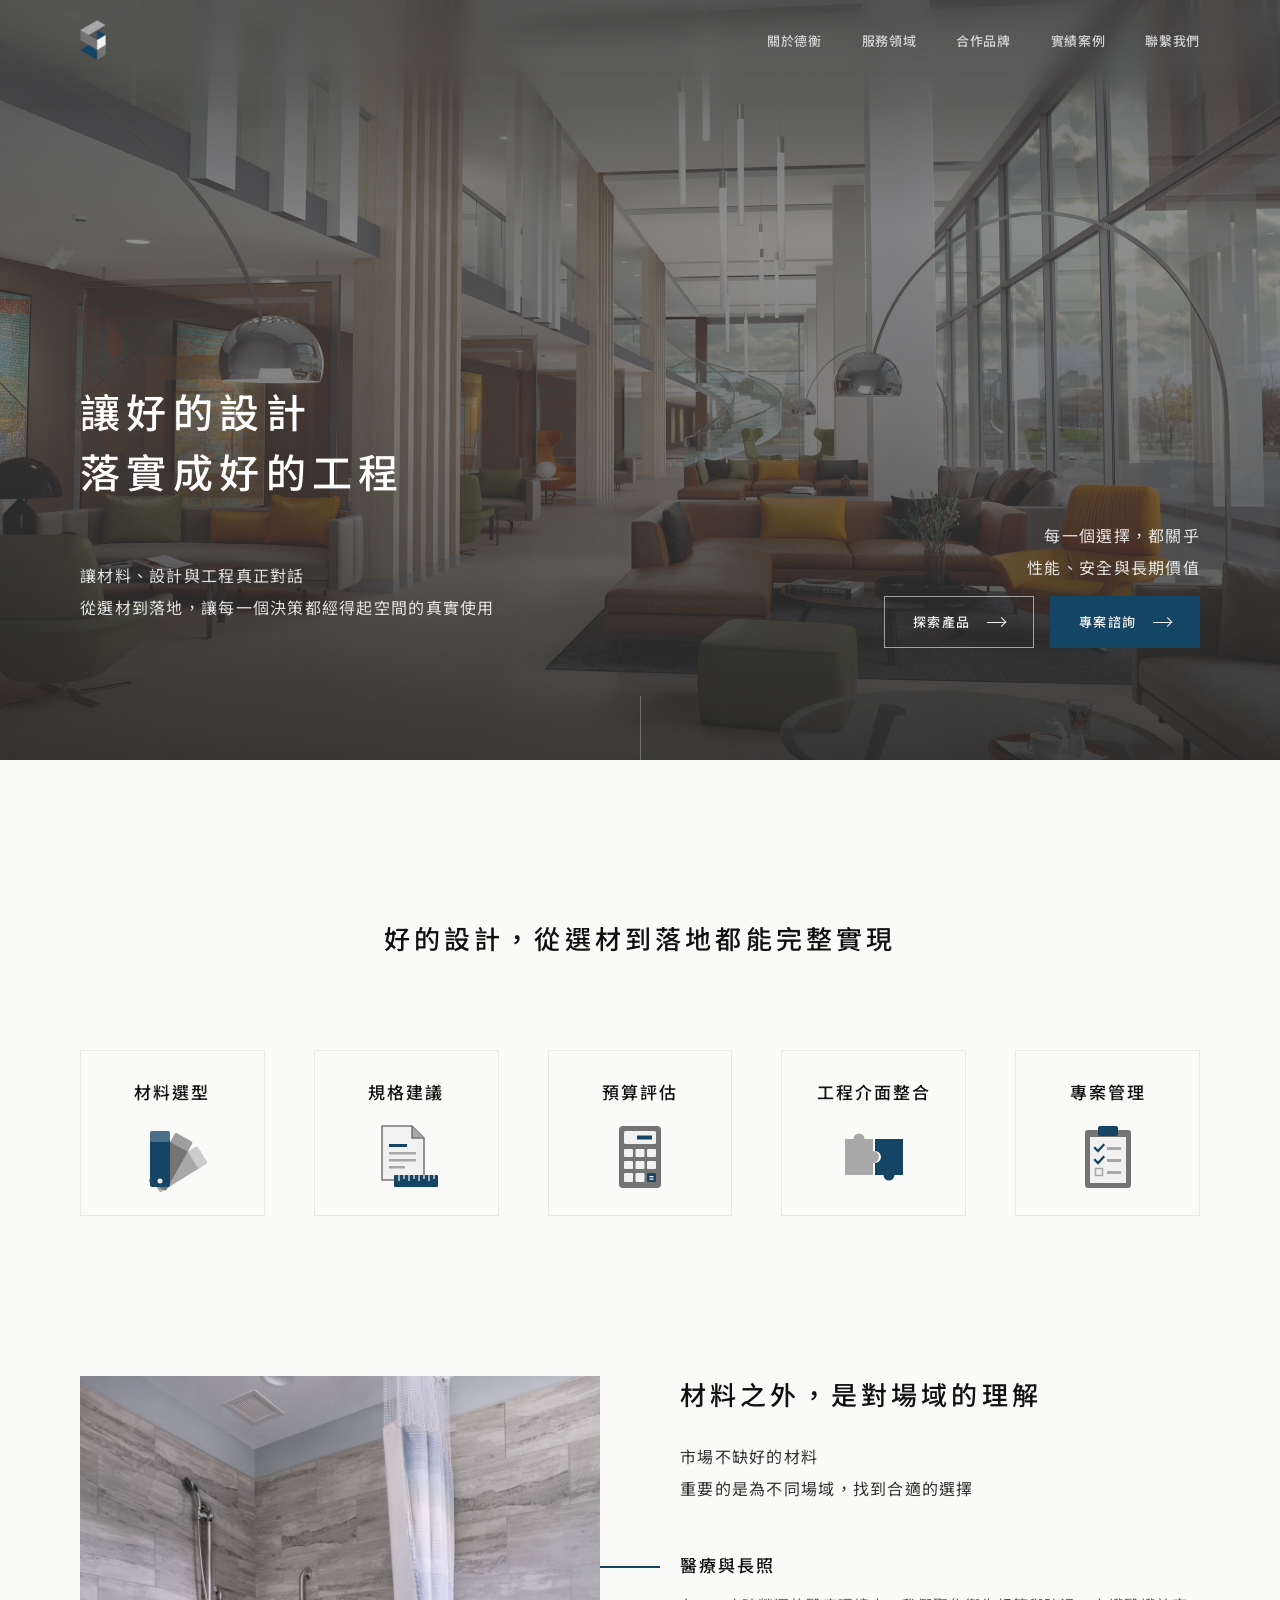
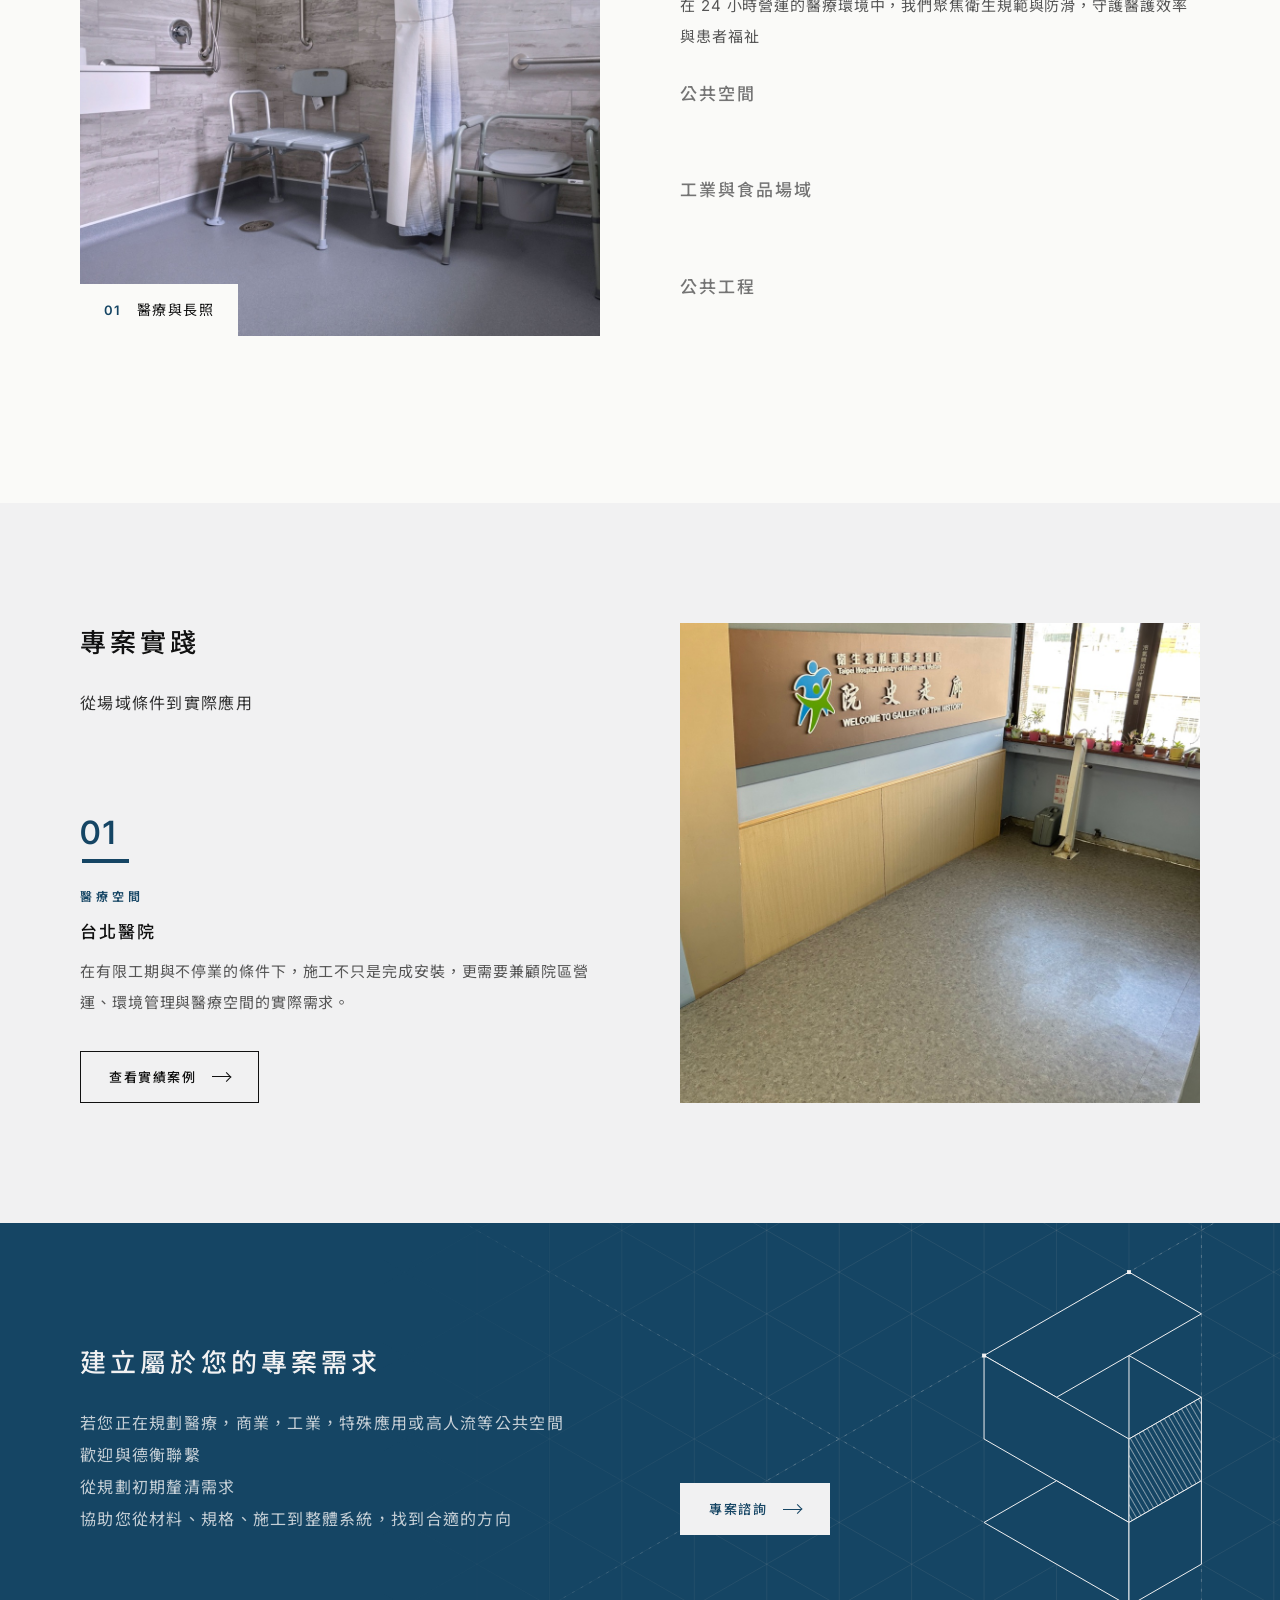
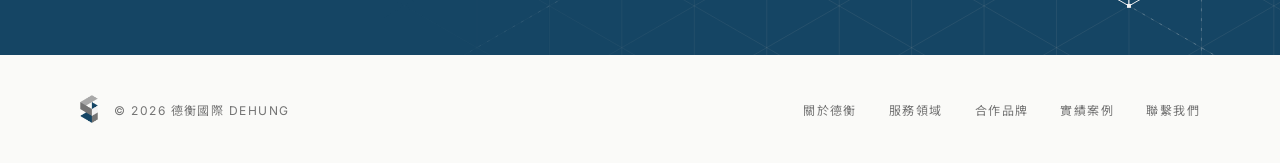
<file: index.html>
<!doctype html>
<html lang="zh-Hant">
<head>
  <meta charset="utf-8" />
  <meta name="viewport" content="width=device-width, initial-scale=1" />
  <!-- 預覽階段：不讓搜尋引擎收錄。正式上線時刪除這一行，並把 robots.txt 改成允許 -->
  <meta name="robots" content="noindex, nofollow" />
  <title>德衡國際 DEHUNG</title>
  <link rel="preconnect" href="https://fonts.googleapis.com" />
  <link rel="preconnect" href="https://fonts.gstatic.com" crossorigin />
  <link href="https://fonts.googleapis.com/css2?family=Inter:wght@400;500;600;700&family=Noto+Sans+TC:wght@400;500;600;700&display=swap" rel="stylesheet" />
  <link rel="stylesheet" href="styles.css" />
</head>
<body>
  <header class="site-header">
    <div class="section site-header__inner">
      <a class="site-logo" href="index.html"><img src="assets/dh-icon.png" alt="德衡國際 DEHUNG 首頁" width="26" height="40" /></a>
      <button class="nav-toggle" type="button" aria-expanded="false" aria-controls="site-nav" aria-label="開啟選單"><span></span><span></span></button>
      <nav class="site-nav" id="site-nav" aria-label="主選單">
        <ul class="site-nav__list">
          <li><a href="about.html">關於德衡</a></li>
          <li><a href="solutions.html">服務領域</a></li>
          <li><a href="products.html">合作品牌</a></li>
          <li><a href="projects.html">實績案例</a></li>
          <li><a href="contact.html">聯繫我們</a></li>
        </ul>
      </nav>
    </div>
  </header>

  <main>
    <!-- Hero -->
    <section class="hero hero--photo">
      <img class="hero__bg" src="assets/home/hero.jpg" alt="" fetchpriority="high" />
      <div class="section hero__inner">
        <h1 class="h1">讓好的設計<br />落實成好的工程</h1>
        <div class="hero__bottom">
          <p class="text-large">讓材料、設計與工程真正對話<br />從選材到落地，讓每一個決策都經得起空間的真實使用</p>
          <div class="hero__aside">
            <p class="text-large">每一個選擇，都關乎<br />性能、安全與長期價值</p>
            <div class="btn-group">
              <a class="btn btn--ghost-light" href="products.html">探索產品<span class="arrow" aria-hidden="true"></span></a>
              <a class="btn btn--primary" href="contact.html">專案諮詢<span class="arrow" aria-hidden="true"></span></a>
            </div>
          </div>
        </div>
      </div>
      <span class="hero__scroll" aria-hidden="true"></span>
    </section>

    <!-- 服務流程 -->
    <section class="section block services">
      <h2 class="h3">好的設計，從選材到落地都能完整實現</h2>
      <ul class="services__list">
        <li class="card service-card"><h3 class="h4">材料選型</h3><img src="assets/icons/materials.svg" alt="" width="72" height="72" /></li>
        <li class="card service-card"><h3 class="h4">規格建議</h3><img src="assets/icons/specs.svg" alt="" width="72" height="72" /></li>
        <li class="card service-card"><h3 class="h4">預算評估</h3><img src="assets/icons/budget.svg" alt="" width="72" height="72" /></li>
        <li class="card service-card"><h3 class="h4">工程介面整合</h3><img src="assets/icons/integration.svg" alt="" width="72" height="72" /></li>
        <li class="card service-card"><h3 class="h4">專案管理</h3><img src="assets/icons/management.svg" alt="" width="72" height="72" /></li>
      </ul>
    </section>

    <!-- 場域 -->
    <section class="section block two-col sectors--fade" data-sectors>
      <div class="sectors__media">
        <figure class="sector-panel sector-panel--medical is-active" id="medical-panel" role="tabpanel" aria-labelledby="medical-tab">
          <img src="assets/sectors/medical.jpg" alt="無障礙衛浴：止滑地板、扶手與洗澡椅" />
        </figure>
        <figure class="sector-panel sector-panel--public" id="public-panel" role="tabpanel" aria-labelledby="public-tab" aria-hidden="true">
          <img src="assets/sectors/public.jpg" alt="大學中庭與用餐區的大面積地坪" />
        </figure>
        <figure class="sector-panel sector-panel--industrial" id="industrial-panel" role="tabpanel" aria-labelledby="industrial-tab" aria-hidden="true">
          <img src="assets/sectors/industrial-food.jpg" alt="餐廳廚房：木作櫥櫃、不鏽鋼工作台與深色地坪" />
        </figure>
        <figure class="sector-panel sector-panel--civil" id="civil-panel" role="tabpanel" aria-labelledby="civil-tab" aria-hidden="true">
          <img src="assets/sectors/civil-works.jpg" alt="衛生牆板、不鏽鋼設備與地面排水的後場空間" />
        </figure>
        <p class="sectors__tag" aria-hidden="true"><span class="sectors__tag-num" data-sector-num>01</span><span data-sector-name>醫療與長照</span></p>
      </div>
      <div class="split__body">
        <h2 class="h3">材料之外，是對場域的理解</h2>
        <p class="text-large split__intro">市場不缺好的材料<br />重要的是為不同場域，找到合適的選擇</p>
        <ul class="sectors__list split__foot" role="tablist" aria-orientation="vertical" aria-label="服務場域">
          <li class="sector-item is-active">
            <button class="sector-tab" id="medical-tab" role="tab" aria-controls="medical-panel" aria-selected="true" tabindex="0" data-num="01">
              <span class="h4">醫療與長照</span>
              <span class="text-body">在 24 小時營運的醫療環境中，我們聚焦衛生規範與防滑，守護醫護效率與患者福祉</span>
            </button>
          </li>
          <li class="sector-item">
            <button class="sector-tab" id="public-tab" role="tab" aria-controls="public-panel" aria-selected="false" tabindex="-1" data-num="02">
              <span class="h4">公共空間</span>
              <span class="text-body">讓公共空間的安全與舒適度被看見，將材料應用轉化為長效的使用者體驗</span>
            </button>
          </li>
          <li class="sector-item">
            <button class="sector-tab" id="industrial-tab" role="tab" aria-controls="industrial-panel" aria-selected="false" tabindex="-1" data-num="03">
              <span class="h4">工業與食品場域</span>
              <span class="text-body">針對工業場域，提供高規格的安全與衛生/公安規劃</span>
            </button>
          </li>
          <li class="sector-item">
            <button class="sector-tab" id="civil-tab" role="tab" aria-controls="civil-panel" aria-selected="false" tabindex="-1" data-num="04">
              <span class="h4">公共工程</span>
              <span class="text-body">在學校、政府機關或公共空間落實結構安全與應用合理性的長久承諾</span>
            </button>
          </li>
        </ul>
      </div>
    </section>

    <!-- 專案實踐：淺灰滿版底色，和上方場域區塊分開 -->
    <div class="band block">
      <section class="section two-col practice">
        <div class="split__body">
          <h2 class="h3">專案實踐</h2>
          <p class="text-large split__intro">從場域條件到實際應用</p>
          <article class="case split__foot">
            <span class="project-num"><span class="number">01</span><img src="assets/line-short.svg" alt="" width="47" height="4" /></span>
            <p class="eyebrow eyebrow--accent">醫療空間</p>
            <h3 class="h4">台北醫院</h3>
            <p class="text-body">在有限工期與不停業的條件下，施工不只是完成安裝，更需要兼顧院區營運、環境管理與醫療空間的實際需求。</p>
            <a class="btn btn--secondary" href="projects.html#hospital">查看實績案例<span class="arrow" aria-hidden="true"></span></a>
          </article>
        </div>
        <img class="split__img" src="assets/home/case-hospital.jpg" alt="臺北醫院院史走廊，完工後的地坪" loading="lazy" />
      </section>
    </div>

    <!-- 聯繫 CTA -->
    <section class="cta-band block">
      <div class="section two-col cta-band__inner">
        <img class="cta-band__graphic" src="assets/contact-graphic.svg" alt="" width="1440" height="440" />
        <div>
          <h2 class="h3">建立屬於您的專案需求</h2>
          <p class="text-large">若您正在規劃醫療，商業，工業，特殊應用或高人流等公共空間<br />歡迎與德衡聯繫<br />從規劃初期釐清需求<br />協助您從材料、規格、施工到整體系統，找到合適的方向</p>
        </div>
        <div>
          <a class="btn btn--inverse" href="contact.html">專案諮詢<span class="arrow" aria-hidden="true"></span></a>
        </div>
      </div>
    </section>
  </main>

  <footer class="site-footer">
    <div class="section site-footer__inner">
      <div class="site-footer__brand">
        <img src="assets/dh-icon.png" alt="" width="18" height="28" />
        <p>© 2026 德衡國際 DEHUNG</p>
      </div>
      <nav aria-label="頁尾選單">
        <ul>
          <li><a href="about.html">關於德衡</a></li>
          <li><a href="solutions.html">服務領域</a></li>
          <li><a href="products.html">合作品牌</a></li>
          <li><a href="projects.html">實績案例</a></li>
          <li><a href="contact.html">聯繫我們</a></li>
        </ul>
      </nav>
    </div>
  </footer>
  <script src="main.js"></script>
</body>
</html>
</file>
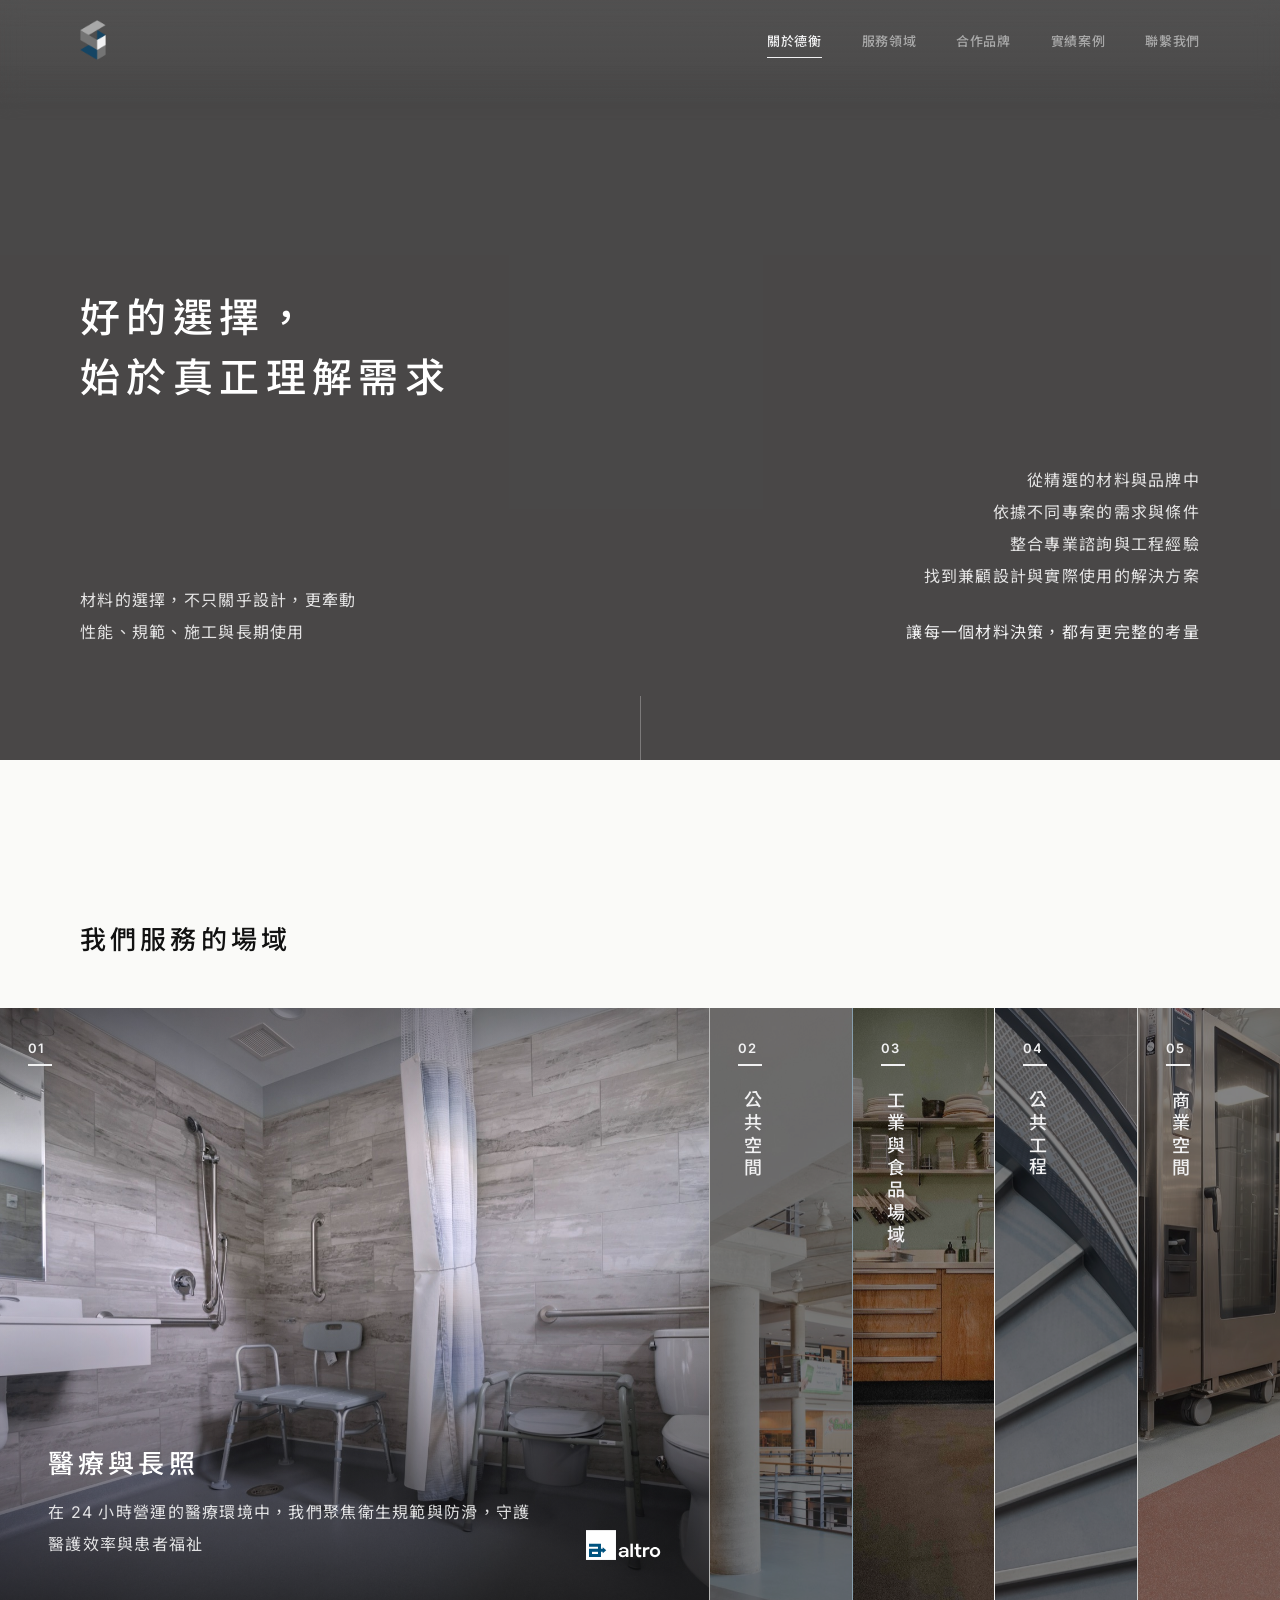
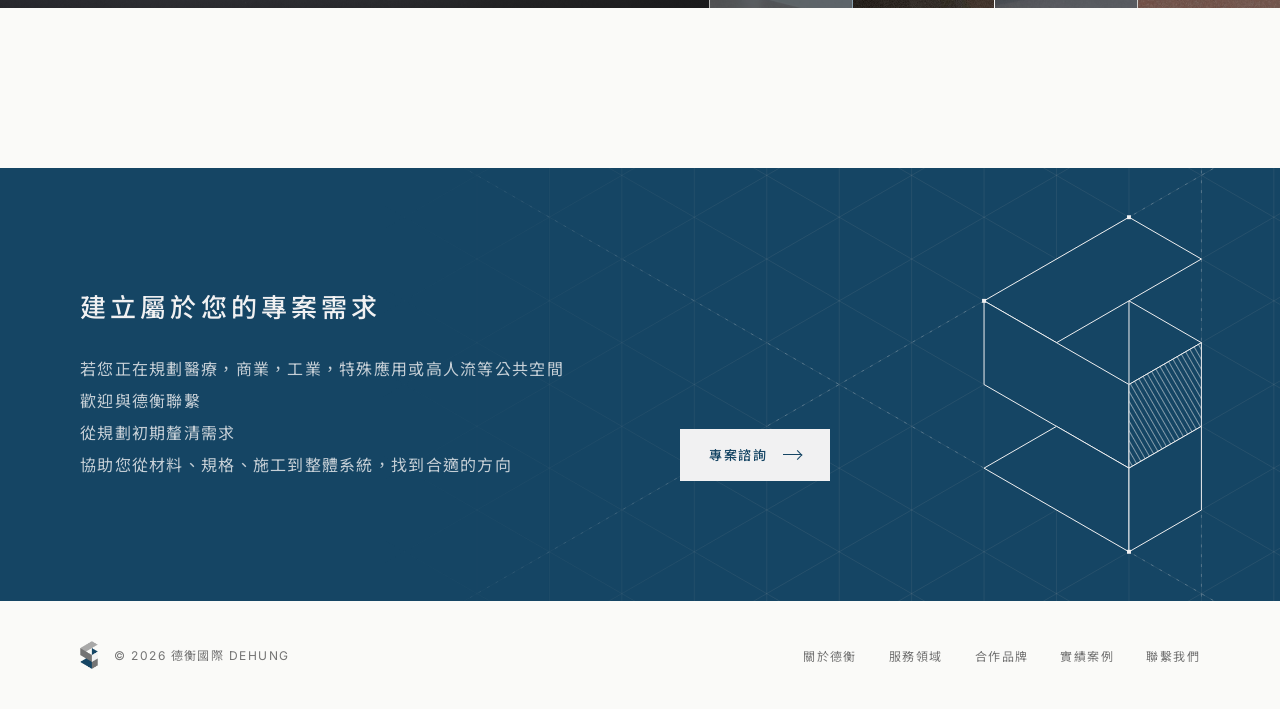
<file: about.html>
<!doctype html>
<html lang="zh-Hant">
<head>
  <meta charset="utf-8" />
  <meta name="viewport" content="width=device-width, initial-scale=1" />
  <!-- 預覽階段：不讓搜尋引擎收錄。正式上線時刪除這一行，並把 robots.txt 改成允許 -->
  <meta name="robots" content="noindex, nofollow" />
  <title>關於德衡 | 德衡國際 DEHUNG</title>
  <link rel="preconnect" href="https://fonts.googleapis.com" />
  <link rel="preconnect" href="https://fonts.gstatic.com" crossorigin />
  <link href="https://fonts.googleapis.com/css2?family=Inter:wght@400;500;600;700&family=Noto+Sans+TC:wght@400;500;600;700&display=swap" rel="stylesheet" />
  <link rel="stylesheet" href="styles.css" />
</head>
<body>
  <header class="site-header">
    <div class="section site-header__inner">
      <a class="site-logo" href="index.html"><img src="assets/dh-icon.png" alt="德衡國際 DEHUNG 首頁" width="26" height="40" /></a>
      <button class="nav-toggle" type="button" aria-expanded="false" aria-controls="site-nav" aria-label="開啟選單"><span></span><span></span></button>
      <nav class="site-nav" id="site-nav" aria-label="主選單">
        <ul class="site-nav__list">
          <li><a href="about.html" aria-current="page">關於德衡</a></li>
          <li><a href="solutions.html">服務領域</a></li>
          <li><a href="products.html">合作品牌</a></li>
          <li><a href="projects.html">實績案例</a></li>
          <li><a href="contact.html">聯繫我們</a></li>
        </ul>
      </nav>
    </div>
  </header>

  <main>
    <!-- Hero -->
    <section class="hero">
      <div class="section hero__inner">
        <h1 class="h1">好的選擇，<br />始於真正理解需求</h1>
        <div class="hero__bottom hero__bottom--end">
          <p class="text-large">材料的選擇，不只關乎設計，更牽動<br />性能、規範、施工與長期使用</p>
          <div class="hero__aside">
            <p class="text-large">從精選的材料與品牌中<br />依據不同專案的需求與條件<br />整合專業諮詢與工程經驗<br />找到兼顧設計與實際使用的解決方案</p>
            <p class="text-large hero__statement">讓每一個材料決策，都有更完整的考量</p>
          </div>
        </div>
      </div>
      <span class="hero__scroll" aria-hidden="true"></span>
    </section>

    <!-- 我們服務的場域：hover 或點擊展開成滿版大圖 + 文字 (main.js)；照片為 Altro 提供，展開時右下角顯示 Altro 官方反白 logo -->
    <section class="block" data-expand>
      <div class="section">
        <h2 class="h3">我們服務的場域</h2>
      </div>
      <ul class="fields">
      <li class="field-panel field-panel--medical is-active">
        <div class="field-panel__media" aria-hidden="true"><img src="assets/fields/medical.jpg" alt="" loading="lazy" /></div>
        <img class="field-panel__mark" src="assets/brands/altro-reversed.svg" alt="" width="137" height="55" />
        <button class="field-panel__btn" type="button" aria-expanded="true" aria-controls="field-medical">
          <span class="field-panel__num">01</span>
          <span class="field-panel__label">醫療與長照</span>
        </button>
        <div class="field-panel__body" id="field-medical">
          <h3 class="h3">醫療與長照</h3>
          <p class="text-large">在 24 小時營運的醫療環境中，我們聚焦衛生規範與防滑，守護醫護效率與患者福祉</p>
        </div>
      </li>
      <li class="field-panel field-panel--public">
        <div class="field-panel__media" aria-hidden="true"><img src="assets/fields/public.jpg" alt="" loading="lazy" /></div>
        <img class="field-panel__mark" src="assets/brands/altro-reversed.svg" alt="" width="137" height="55" />
        <button class="field-panel__btn" type="button" aria-expanded="false" aria-controls="field-public">
          <span class="field-panel__num">02</span>
          <span class="field-panel__label">公共空間</span>
        </button>
        <div class="field-panel__body" id="field-public" aria-hidden="true">
          <h3 class="h3">公共空間</h3>
          <p class="text-large">讓公共空間的安全與舒適度被看見，將材料應用轉化為長效的使用者體驗</p>
        </div>
      </li>
      <li class="field-panel field-panel--industrial">
        <div class="field-panel__media" aria-hidden="true"><img src="assets/fields/industrial-food.jpg" alt="" loading="lazy" /></div>
        <img class="field-panel__mark" src="assets/brands/altro-reversed.svg" alt="" width="137" height="55" />
        <button class="field-panel__btn" type="button" aria-expanded="false" aria-controls="field-industrial">
          <span class="field-panel__num">03</span>
          <span class="field-panel__label">工業與食品場域</span>
        </button>
        <div class="field-panel__body" id="field-industrial" aria-hidden="true">
          <h3 class="h3">工業與食品場域</h3>
          <p class="text-large">針對工業場域，提供高規格的安全與衛生/公安規劃</p>
        </div>
      </li>
      <li class="field-panel field-panel--civil">
        <div class="field-panel__media" aria-hidden="true"><img src="assets/fields/civil-works.jpg" alt="" loading="lazy" /></div>
        <img class="field-panel__mark" src="assets/brands/altro-reversed.svg" alt="" width="137" height="55" />
        <button class="field-panel__btn" type="button" aria-expanded="false" aria-controls="field-civil">
          <span class="field-panel__num">04</span>
          <span class="field-panel__label">公共工程</span>
        </button>
        <div class="field-panel__body" id="field-civil" aria-hidden="true">
          <h3 class="h3">公共工程</h3>
          <p class="text-large">在學校、政府機關或公共空間落實結構安全與低維修成本的長久承諾</p>
        </div>
      </li>
      <li class="field-panel field-panel--commercial">
        <div class="field-panel__media" aria-hidden="true"><img src="assets/fields/commercial.jpg" alt="" loading="lazy" /></div>
        <img class="field-panel__mark" src="assets/brands/altro-reversed.svg" alt="" width="137" height="55" />
        <button class="field-panel__btn" type="button" aria-expanded="false" aria-controls="field-commercial">
          <span class="field-panel__num">05</span>
          <span class="field-panel__label">商業空間</span>
        </button>
        <div class="field-panel__body" id="field-commercial" aria-hidden="true">
          <h3 class="h3">商業空間</h3>
          <p class="text-large">在有限預算與工期內打造合乎使用情境的辦公室、店面及相關空間</p>
        </div>
      </li>
      </ul>
    </section>

    <!-- 聯繫 CTA -->
    <section class="cta-band block">
      <div class="section two-col cta-band__inner">
        <img class="cta-band__graphic" src="assets/contact-graphic.svg" alt="" width="1440" height="440" />
        <div>
          <h2 class="h3">建立屬於您的專案需求</h2>
          <p class="text-large">若您正在規劃醫療，商業，工業，特殊應用或高人流等公共空間<br />歡迎與德衡聯繫<br />從規劃初期釐清需求<br />協助您從材料、規格、施工到整體系統，找到合適的方向</p>
        </div>
        <div>
          <a class="btn btn--inverse" href="contact.html">專案諮詢<span class="arrow" aria-hidden="true"></span></a>
        </div>
      </div>
    </section>
  </main>

  <footer class="site-footer">
    <div class="section site-footer__inner">
      <div class="site-footer__brand">
        <img src="assets/dh-icon.png" alt="" width="18" height="28" />
        <p>© 2026 德衡國際 DEHUNG</p>
      </div>
      <nav aria-label="頁尾選單">
        <ul>
          <li><a href="about.html">關於德衡</a></li>
          <li><a href="solutions.html">服務領域</a></li>
          <li><a href="products.html">合作品牌</a></li>
          <li><a href="projects.html">實績案例</a></li>
          <li><a href="contact.html">聯繫我們</a></li>
        </ul>
      </nav>
    </div>
  </footer>
  <script src="main.js"></script>
</body>
</html>
</file>
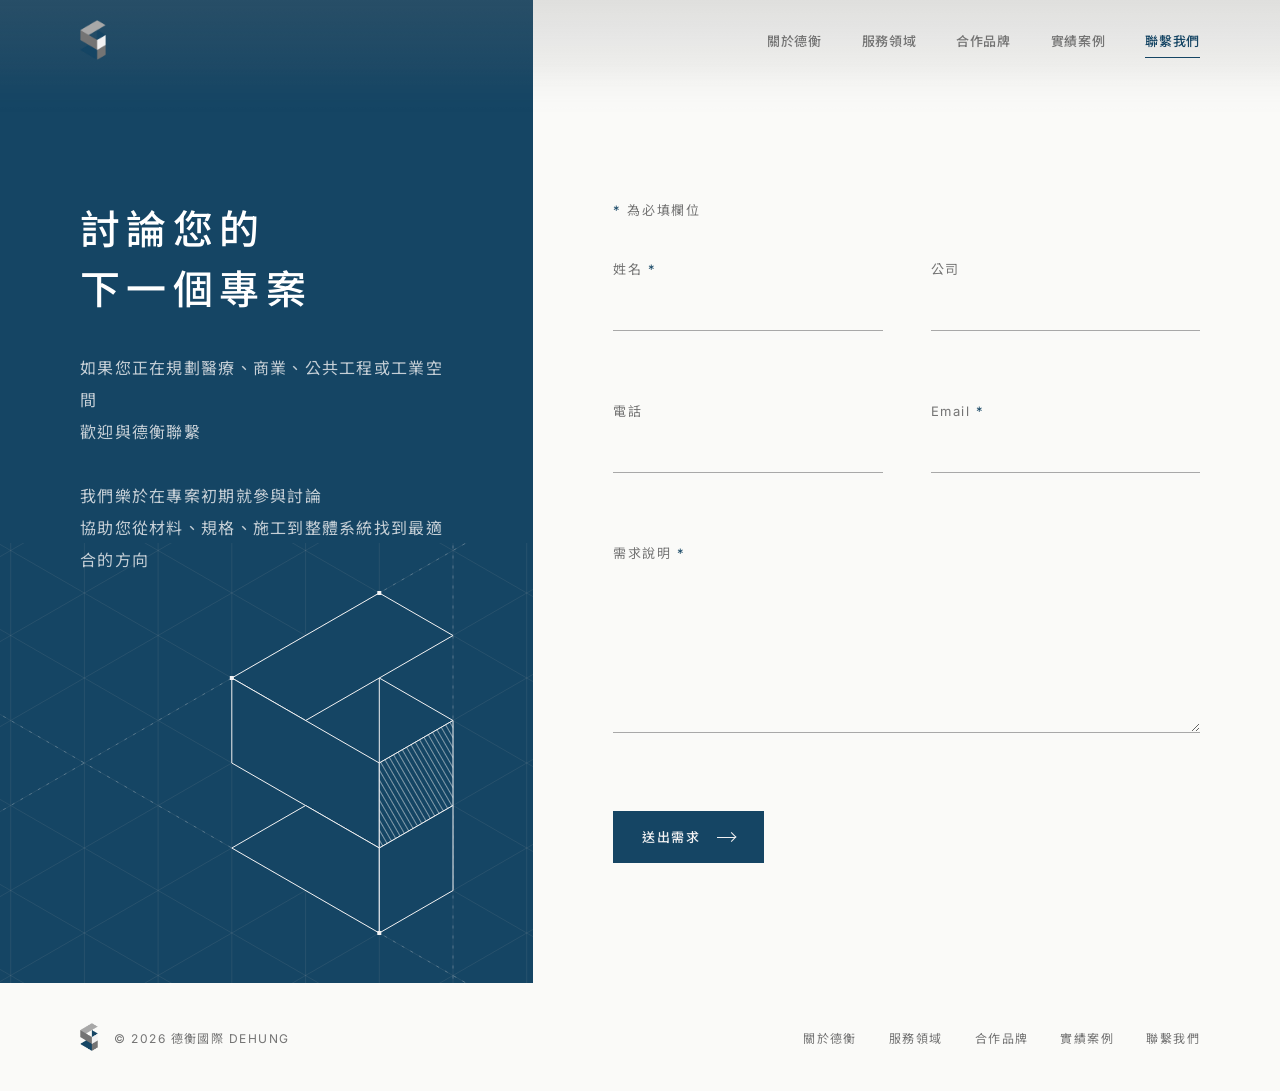
<file: contact.html>
<!doctype html>
<html lang="zh-Hant">
<head>
  <meta charset="utf-8" />
  <meta name="viewport" content="width=device-width, initial-scale=1" />
  <!-- 預覽階段：不讓搜尋引擎收錄。正式上線時刪除這一行，並把 robots.txt 改成允許 -->
  <meta name="robots" content="noindex, nofollow" />
  <title>聯繫我們 | 德衡國際 DEHUNG</title>
  <link rel="preconnect" href="https://fonts.googleapis.com" />
  <link rel="preconnect" href="https://fonts.gstatic.com" crossorigin />
  <link href="https://fonts.googleapis.com/css2?family=Inter:wght@400;500;600;700&family=Noto+Sans+TC:wght@400;500;600;700&display=swap" rel="stylesheet" />
  <link rel="stylesheet" href="styles.css" />
</head>
<body>
  <header class="site-header">
    <div class="section site-header__inner">
      <a class="site-logo" href="index.html"><img src="assets/dh-icon.png" alt="德衡國際 DEHUNG 首頁" width="26" height="40" /></a>
      <button class="nav-toggle" type="button" aria-expanded="false" aria-controls="site-nav" aria-label="開啟選單"><span></span><span></span></button>
      <nav class="site-nav" id="site-nav" aria-label="主選單">
        <ul class="site-nav__list">
          <li><a href="about.html">關於德衡</a></li>
          <li><a href="solutions.html">服務領域</a></li>
          <li><a href="products.html">合作品牌</a></li>
          <li><a href="projects.html">實績案例</a></li>
          <li><a href="contact.html" aria-current="page">聯繫我們</a></li>
        </ul>
      </nav>
    </div>
  </header>

  <main>
    <!-- 左：深藍面板（延續各頁底部的聯繫區塊），右：表單。表單在第一個畫面就看得到 -->
    <section class="contact">
      <div class="contact__panel">
        <img class="contact__graphic" src="assets/contact-graphic.svg" alt="" width="1440" height="440" />
        <div class="contact__intro">
          <h1 class="h1">討論您的<br />下一個專案</h1>
          <p class="text-large">如果您正在規劃醫療、商業、公共工程或工業空間<br />歡迎與德衡聯繫<br /><br />我們樂於在專案初期就參與討論<br />協助您從材料、規格、施工到整體系統找到最適合的方向</p>
        </div>
      </div>

      <div class="contact__form-wrap">
        <!-- 送出功能尚未串接：把 data-endpoint 填入表單服務的網址（例如 Formspree），就會用它送出 -->
        <form class="contact-form" data-validate data-endpoint="" novalidate>
          <p class="contact-form__note"><span aria-hidden="true">*</span> 為必填欄位</p>
          <div class="field">
            <label for="f-name">姓名 <span aria-hidden="true">*</span></label>
            <input id="f-name" name="name" required aria-required="true" aria-describedby="f-name-error" type="text" autocomplete="name" />
            <p class="field__error" id="f-name-error" aria-live="polite"></p>
          </div>
          <div class="field">
            <label for="f-company">公司</label>
            <input id="f-company" name="company" aria-describedby="f-company-error" type="text" autocomplete="organization" />
            <p class="field__error" id="f-company-error" aria-live="polite"></p>
          </div>
          <div class="field">
            <label for="f-phone">電話</label>
            <input id="f-phone" name="phone" aria-describedby="f-phone-error" type="tel" autocomplete="tel" />
            <p class="field__error" id="f-phone-error" aria-live="polite"></p>
          </div>
          <div class="field">
            <label for="f-email">Email <span aria-hidden="true">*</span></label>
            <input id="f-email" name="email" required aria-required="true" aria-describedby="f-email-error" type="email" autocomplete="email" />
            <p class="field__error" id="f-email-error" aria-live="polite"></p>
          </div>
          <div class="field field--full">
            <label for="f-message">需求說明 <span aria-hidden="true">*</span></label>
            <textarea id="f-message" name="message" required aria-required="true" aria-describedby="f-message-error"></textarea>
            <p class="field__error" id="f-message-error" aria-live="polite"></p>
          </div>
          <div class="contact-form__actions">
            <button class="btn btn--primary" type="submit">送出需求<span class="arrow" aria-hidden="true"></span></button>
            <p class="contact-form__status" role="status" aria-live="polite"></p>
          </div>
        </form>
      </div>
    </section>
  </main>

  <footer class="site-footer">
    <div class="section site-footer__inner">
      <div class="site-footer__brand">
        <img src="assets/dh-icon.png" alt="" width="18" height="28" />
        <p>© 2026 德衡國際 DEHUNG</p>
      </div>
      <nav aria-label="頁尾選單">
        <ul>
          <li><a href="about.html">關於德衡</a></li>
          <li><a href="solutions.html">服務領域</a></li>
          <li><a href="products.html">合作品牌</a></li>
          <li><a href="projects.html">實績案例</a></li>
          <li><a href="contact.html">聯繫我們</a></li>
        </ul>
      </nav>
    </div>
  </footer>
  <script src="main.js"></script>
</body>
</html>
</file>
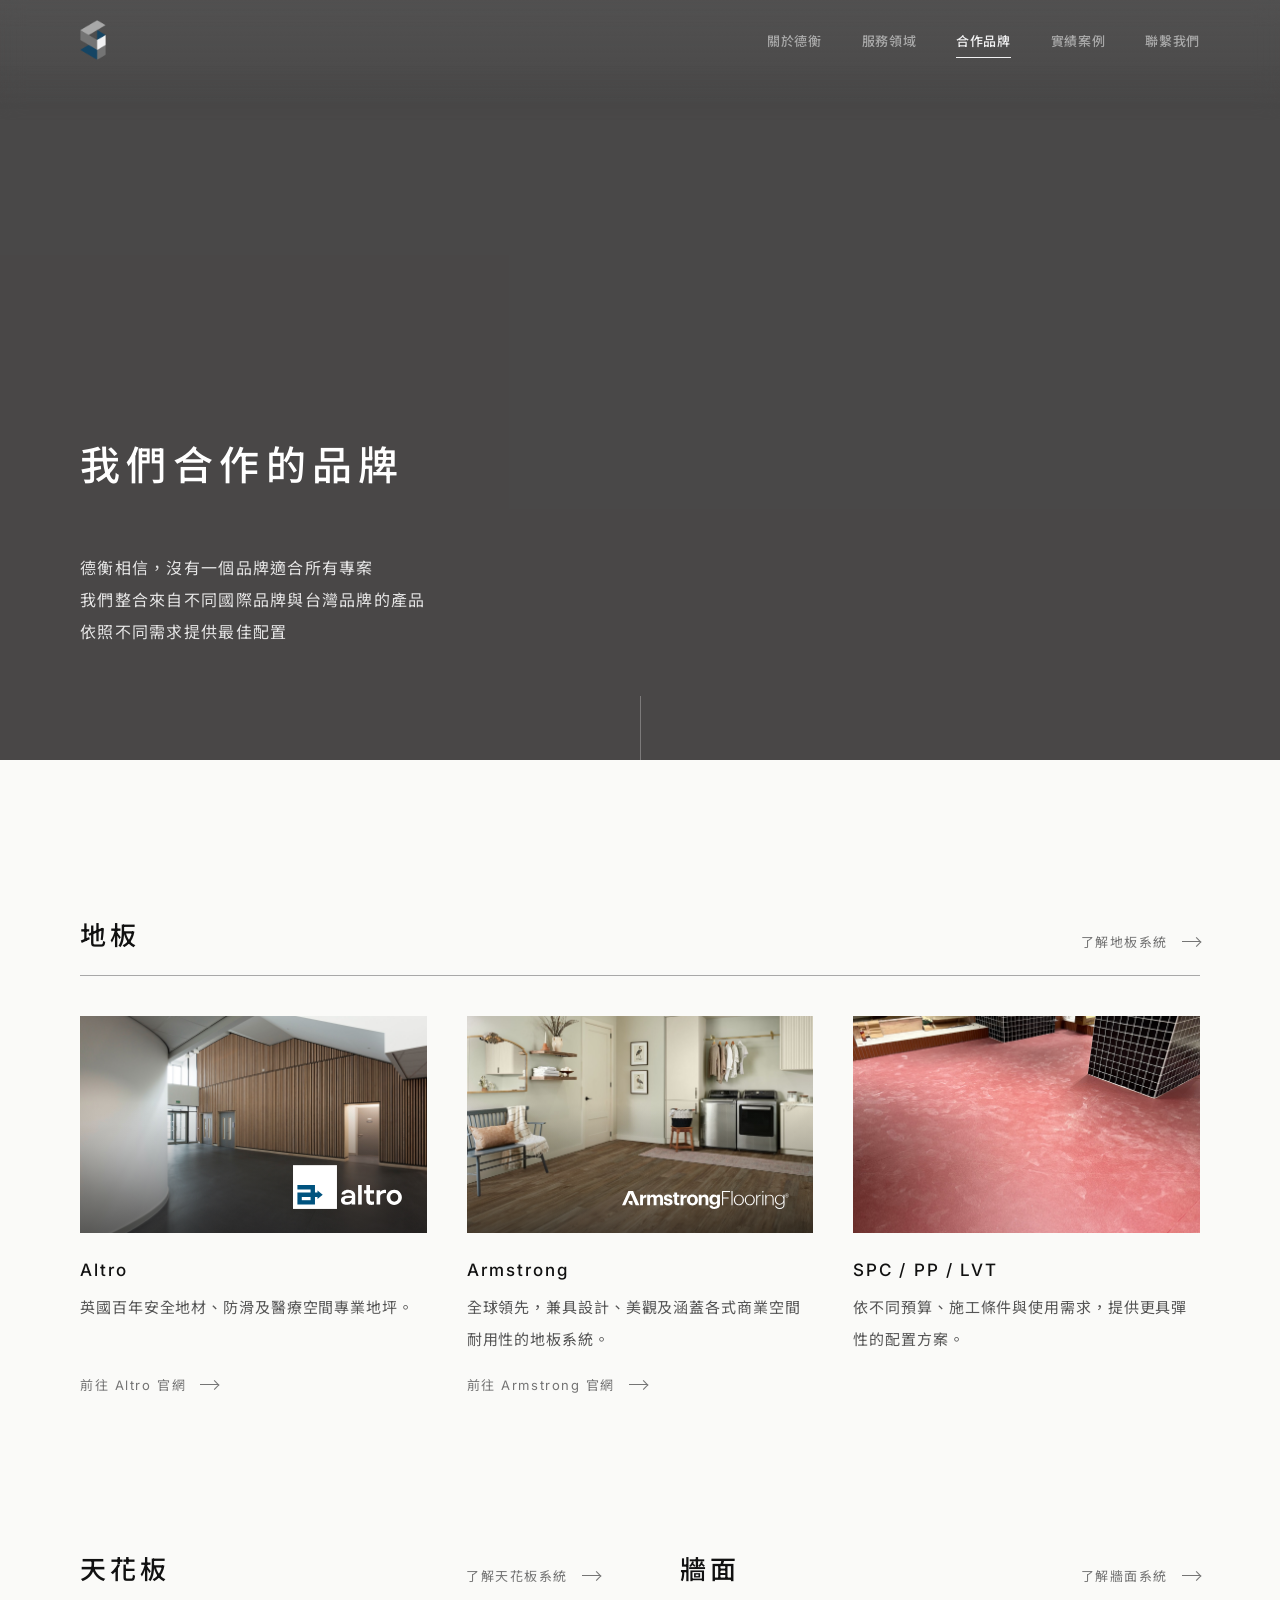
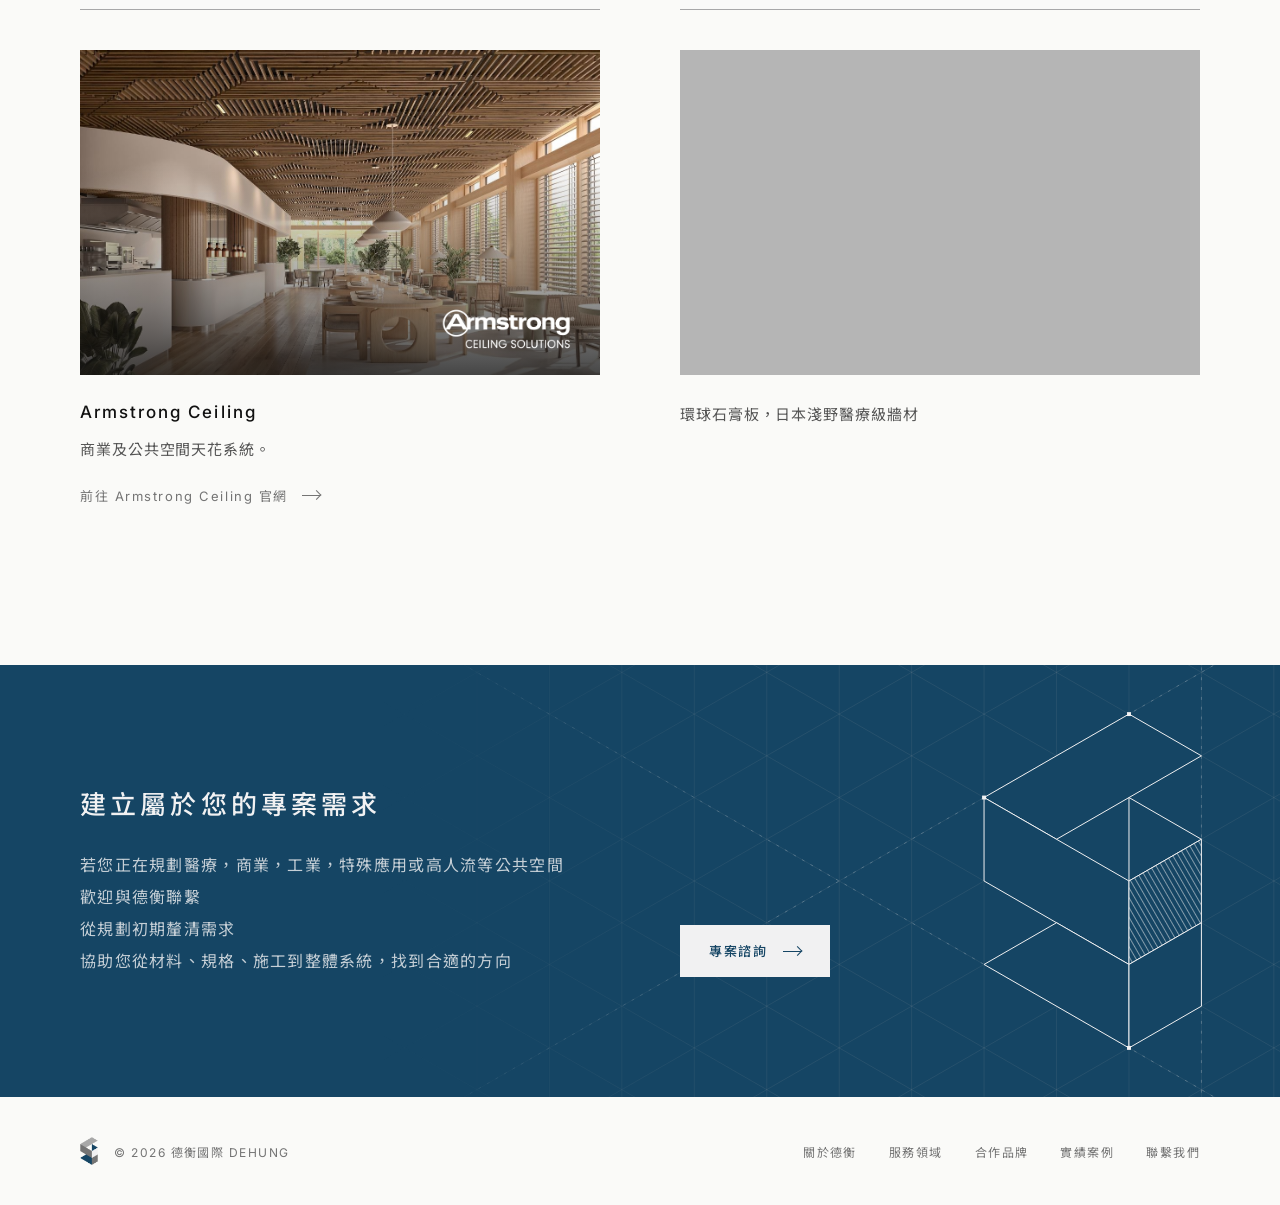
<file: products.html>
<!doctype html>
<html lang="zh-Hant">
<head>
  <meta charset="utf-8" />
  <meta name="viewport" content="width=device-width, initial-scale=1" />
  <!-- 預覽階段：不讓搜尋引擎收錄。正式上線時刪除這一行，並把 robots.txt 改成允許 -->
  <meta name="robots" content="noindex, nofollow" />
  <title>合作品牌 | 德衡國際 DEHUNG</title>
  <link rel="preconnect" href="https://fonts.googleapis.com" />
  <link rel="preconnect" href="https://fonts.gstatic.com" crossorigin />
  <link href="https://fonts.googleapis.com/css2?family=Inter:wght@400;500;600;700&family=Noto+Sans+TC:wght@400;500;600;700&display=swap" rel="stylesheet" />
  <link rel="stylesheet" href="styles.css" />
</head>
<body>
  <header class="site-header">
    <div class="section site-header__inner">
      <a class="site-logo" href="index.html"><img src="assets/dh-icon.png" alt="德衡國際 DEHUNG 首頁" width="26" height="40" /></a>
      <button class="nav-toggle" type="button" aria-expanded="false" aria-controls="site-nav" aria-label="開啟選單"><span></span><span></span></button>
      <nav class="site-nav" id="site-nav" aria-label="主選單">
        <ul class="site-nav__list">
          <li><a href="about.html">關於德衡</a></li>
          <li><a href="solutions.html">服務領域</a></li>
          <li><a href="products.html" aria-current="page">合作品牌</a></li>
          <li><a href="projects.html">實績案例</a></li>
          <li><a href="contact.html">聯繫我們</a></li>
        </ul>
      </nav>
    </div>
  </header>

  <main>
    <!-- Hero：與其他頁同一套 -->
    <section class="hero">
      <div class="section hero__inner">
        <h1 class="h1">我們合作的品牌</h1>
        <div class="hero__bottom">
          <p class="text-large">德衡相信，沒有一個品牌適合所有專案<br />我們整合來自不同國際品牌與台灣品牌的產品<br />依照不同需求提供最佳配置</p>
        </div>
      </div>
      <span class="hero__scroll" aria-hidden="true"></span>
    </section>

    <!-- 地板 -->
    <section class="section block brand-group">
      <header class="brand-head">
        <h2 class="h3">地板</h2>
        <a class="text-link" href="solutions.html#floor">了解地板系統<span class="arrow" aria-hidden="true"></span></a>
      </header>
      <div class="brand-grid">
        <article class="brand-card">
          <!-- 實景照 + 遮罩 + 品牌官方反白 logo（logo 只是裝飾，品牌名由下方標題提供）；整張卡片連到官網 -->
          <div class="brand-card__media">
            <img class="brand-card__img" src="assets/products/altro.jpg" alt="Altro 地材實景：公共建築大廳" loading="lazy" />
            <img class="brand-card__mark" src="assets/brands/altro-reversed.svg" alt="" width="137" height="55" />
          </div>
          <div class="brand-card__body">
            <h3 class="h4">Altro</h3>
            <p class="text-body">英國百年安全地材、防滑及醫療空間專業地坪。</p>
            <a class="text-link brand-card__link" href="https://www.altro.com/" target="_blank" rel="noopener">前往 Altro 官網<span class="visually-hidden">（另開新視窗）</span><span class="arrow" aria-hidden="true"></span></a>
          </div>
        </article>
        <article class="brand-card">
          <div class="brand-card__media">
            <img class="brand-card__img" src="assets/products/armstrong.jpg" alt="Armstrong 木紋地板實景：居家空間" loading="lazy" />
            <img class="brand-card__mark brand-card__mark--wide" src="assets/brands/armstrong-flooring-reversed.svg" alt="" width="1130" height="121" />
          </div>
          <div class="brand-card__body">
            <h3 class="h4">Armstrong</h3>
            <p class="text-body">全球領先，兼具設計、美觀及涵蓋各式商業空間耐用性的地板系統。</p>
            <a class="text-link brand-card__link" href="https://www.armstrongflooring.com/en-us" target="_blank" rel="noopener">前往 Armstrong 官網<span class="visually-hidden">（另開新視窗）</span><span class="arrow" aria-hidden="true"></span></a>
          </div>
        </article>
        <article class="brand-card">
          <!-- 材料類別，沒有單一品牌：只放實景照，不加 logo 與官網連結 -->
          <div class="brand-card__media">
            <img class="brand-card__img" src="assets/products/spc-pp-lvt.jpg" alt="SPC 地板施工實景：紅色地坪" loading="lazy" />
          </div>
          <div class="brand-card__body">
            <h3 class="h4">SPC / PP / LVT</h3>
            <p class="text-body">依不同預算、施工條件與使用需求，提供更具彈性的配置方案。</p>
          </div>
        </article>
      </div>
    </section>

    <!-- 天花板 / 牆面 -->
    <div class="section block two-col brand-row">
      <section class="brand-group">
      <header class="brand-head">
        <h2 class="h3">天花板</h2>
        <a class="text-link" href="solutions.html#ceiling">了解天花板系統<span class="arrow" aria-hidden="true"></span></a>
      </header>
        <article class="brand-card">
          <div class="brand-card__media brand-card__media--bright">
            <img class="brand-card__img" src="assets/products/armstrong-ceiling.jpg" alt="Armstrong 木格柵天花實景：餐廳空間" loading="lazy" />
            <img class="brand-card__mark" src="assets/brands/armstrong-ceiling-reversed.png" alt="" width="673" height="220" />
          </div>
          <div class="brand-card__body">
            <h3 class="h4">Armstrong Ceiling</h3>
            <p class="text-body">商業及公共空間天花系統。</p>
            <a class="text-link brand-card__link" href="https://www.armstrongceilings.com/" target="_blank" rel="noopener">前往 Armstrong Ceiling 官網<span class="visually-hidden">（另開新視窗）</span><span class="arrow" aria-hidden="true"></span></a>
          </div>
        </article>
      </section>
      <section class="brand-group">
      <header class="brand-head">
        <h2 class="h3">牆面</h2>
        <a class="text-link" href="solutions.html#wall">了解牆面系統<span class="arrow" aria-hidden="true"></span></a>
      </header>
        <article class="brand-card">
          <!-- 換成照片：<img class="brand-card__img" src="assets/products/wall.jpg" alt="環球石膏板，日本淺野醫療級牆材" /> -->
          <div class="placeholder-img brand-card__img" role="img" aria-label="環球石膏板，日本淺野醫療級牆材 產品圖片"></div>
          <div class="brand-card__body">
            <p class="text-body">環球石膏板，日本淺野醫療級牆材</p>
          </div>
        </article>
      </section>
    </div>

    <!-- 聯繫 CTA -->
    <section class="cta-band block">
      <div class="section two-col cta-band__inner">
        <img class="cta-band__graphic" src="assets/contact-graphic.svg" alt="" width="1440" height="440" />
        <div>
          <h2 class="h3">建立屬於您的專案需求</h2>
          <p class="text-large">若您正在規劃醫療，商業，工業，特殊應用或高人流等公共空間<br />歡迎與德衡聯繫<br />從規劃初期釐清需求<br />協助您從材料、規格、施工到整體系統，找到合適的方向</p>
        </div>
        <div>
          <a class="btn btn--inverse" href="contact.html">專案諮詢<span class="arrow" aria-hidden="true"></span></a>
        </div>
      </div>
    </section>
  </main>

  <footer class="site-footer">
    <div class="section site-footer__inner">
      <div class="site-footer__brand">
        <img src="assets/dh-icon.png" alt="" width="18" height="28" />
        <p>© 2026 德衡國際 DEHUNG</p>
      </div>
      <nav aria-label="頁尾選單">
        <ul>
          <li><a href="about.html">關於德衡</a></li>
          <li><a href="solutions.html">服務領域</a></li>
          <li><a href="products.html">合作品牌</a></li>
          <li><a href="projects.html">實績案例</a></li>
          <li><a href="contact.html">聯繫我們</a></li>
        </ul>
      </nav>
    </div>
  </footer>
  <script src="main.js"></script>
</body>
</html>
</file>
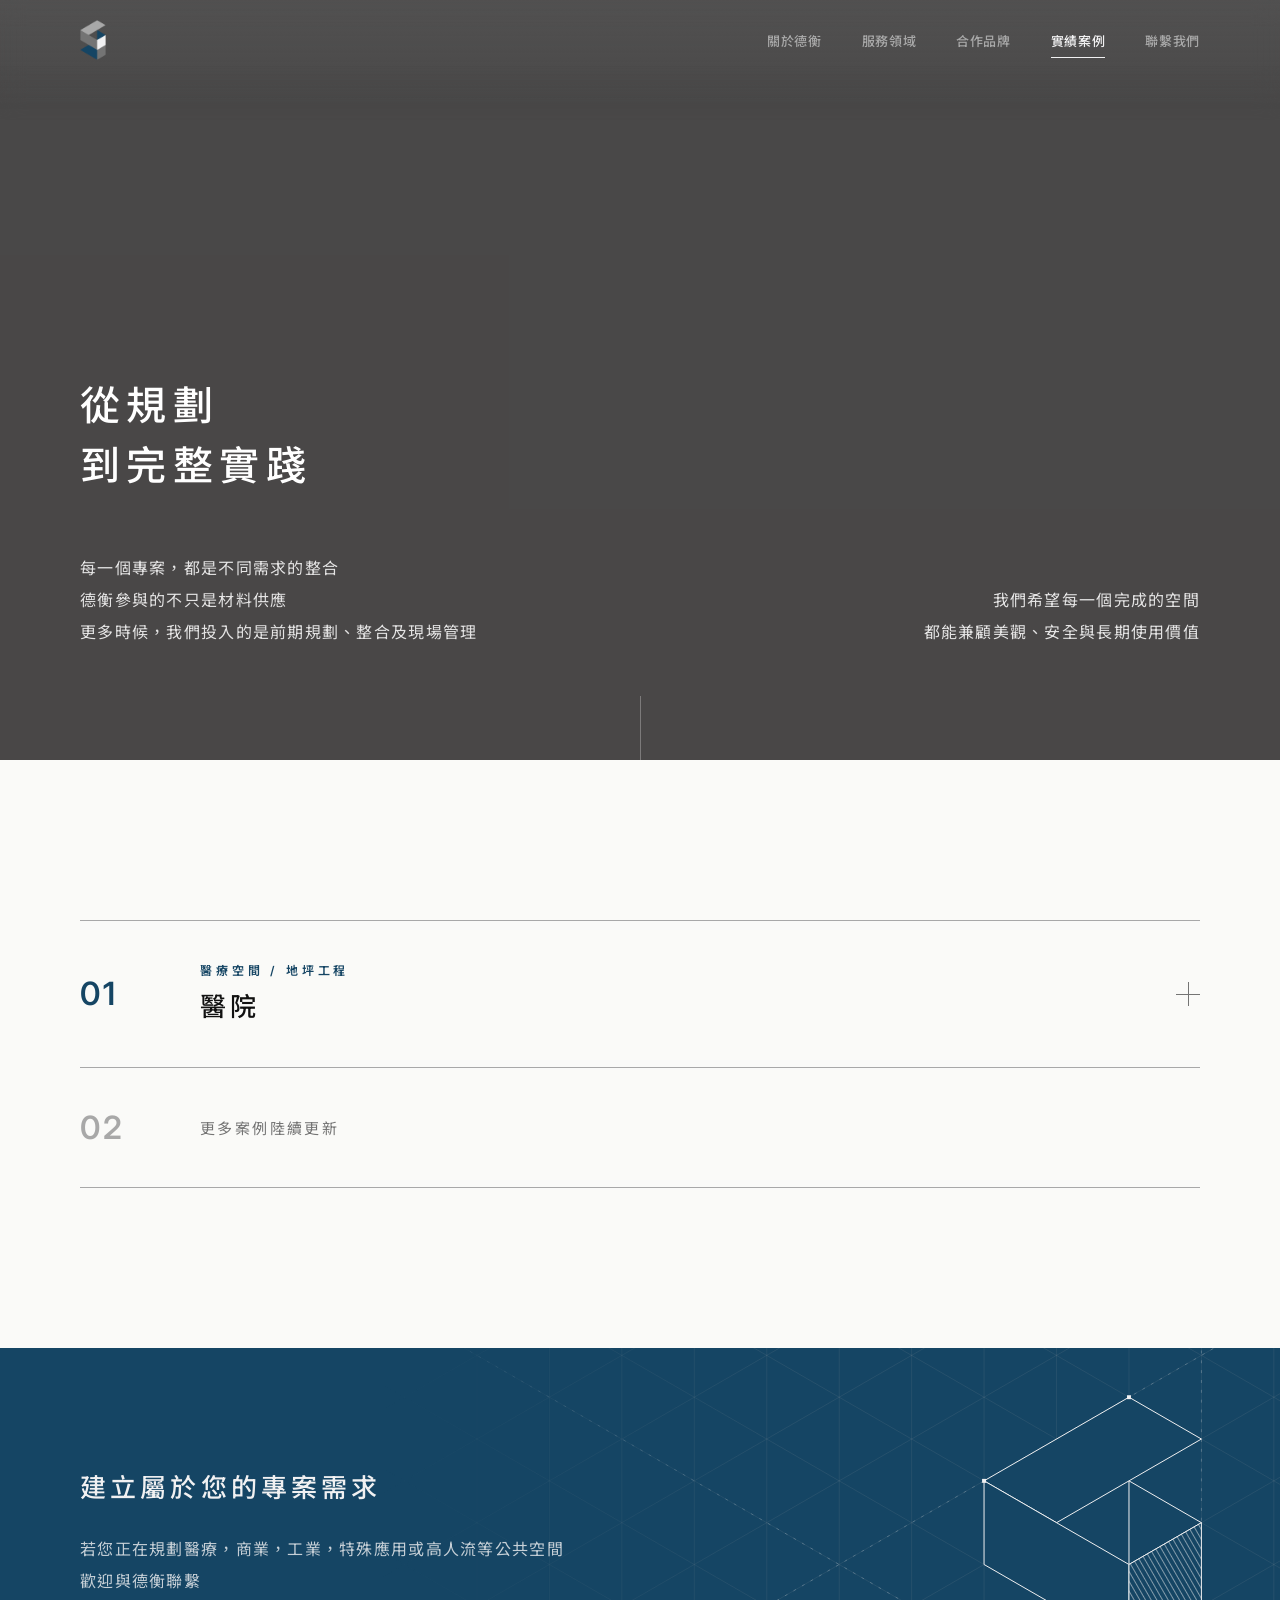
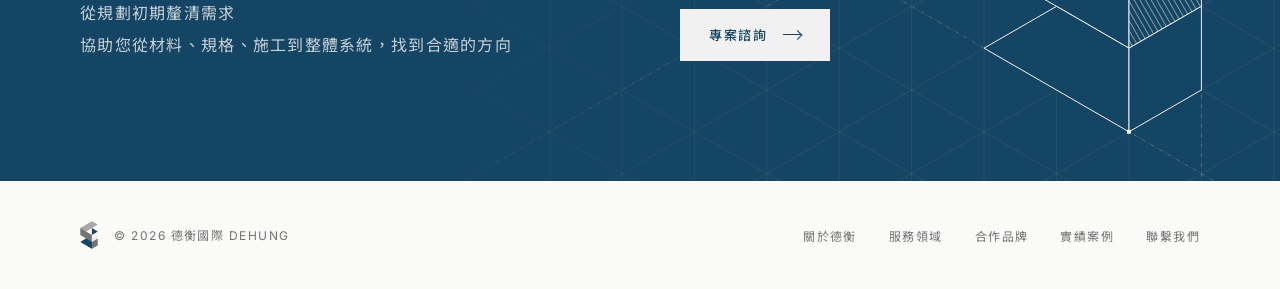
<file: projects.html>
<!doctype html>
<html lang="zh-Hant">
<head>
  <meta charset="utf-8" />
  <meta name="viewport" content="width=device-width, initial-scale=1" />
  <!-- 預覽階段：不讓搜尋引擎收錄。正式上線時刪除這一行，並把 robots.txt 改成允許 -->
  <meta name="robots" content="noindex, nofollow" />
  <title>實績案例 | 德衡國際 DEHUNG</title>
  <link rel="preconnect" href="https://fonts.googleapis.com" />
  <link rel="preconnect" href="https://fonts.gstatic.com" crossorigin />
  <link href="https://fonts.googleapis.com/css2?family=Inter:wght@400;500;600;700&family=Noto+Sans+TC:wght@400;500;600;700&display=swap" rel="stylesheet" />
  <link rel="stylesheet" href="styles.css" />
</head>
<body>
  <header class="site-header">
    <div class="section site-header__inner">
      <a class="site-logo" href="index.html"><img src="assets/dh-icon.png" alt="德衡國際 DEHUNG 首頁" width="26" height="40" /></a>
      <button class="nav-toggle" type="button" aria-expanded="false" aria-controls="site-nav" aria-label="開啟選單"><span></span><span></span></button>
      <nav class="site-nav" id="site-nav" aria-label="主選單">
        <ul class="site-nav__list">
          <li><a href="about.html">關於德衡</a></li>
          <li><a href="solutions.html">服務領域</a></li>
          <li><a href="products.html">合作品牌</a></li>
          <li><a href="projects.html" aria-current="page">實績案例</a></li>
          <li><a href="contact.html">聯繫我們</a></li>
        </ul>
      </nav>
    </div>
  </header>

  <main>
    <!-- Hero：與其他頁同一套 -->
    <section class="hero">
      <div class="section hero__inner">
        <h1 class="h1">從規劃<br />到完整實踐</h1>
        <div class="hero__bottom hero__bottom--end">
          <p class="text-large">每一個專案，都是不同需求的整合<br />德衡參與的不只是材料供應<br />更多時候，我們投入的是前期規劃、整合及現場管理</p>
          <div class="hero__aside">
            <p class="text-large">我們希望每一個完成的空間<br />都能兼顧美觀、安全與長期使用價值</p>
          </div>
        </div>
      </div>
      <span class="hero__scroll" aria-hidden="true"></span>
    </section>

    <!-- 案例列表：點擊展開 (main.js)。網址帶 #hospital 會自動展開該案例 -->
    <section class="section block case-list" data-cases>
      <!--
        新增案例：複製一整段 <article class="case-item"> … </article>，貼在「更多案例」那一列上方，
        再修改編號、id、分類、名稱、文字和圖片路徑（id 和 aria-controls 要一致）。
        有了新案例後，把「更多案例陸續更新」的編號改成下一號，或整段刪除。
      -->
      <article class="case-item" id="hospital">
        <h2 class="case-item__heading">
          <button class="case-item__toggle" type="button" aria-expanded="false" aria-controls="hospital-panel">
            <span class="number">01</span>
            <span class="case-item__title"><span class="eyebrow eyebrow--accent">醫療空間 / 地坪工程</span><span class="h3">醫院</span></span>
            <span class="case-item__icon" aria-hidden="true"></span>
          </button>
        </h2>
        <div class="case-item__panel" id="hospital-panel" role="region" aria-label="醫院">
          <div class="case-item__inner">
            <!-- 主圖（16:9）輪播：增減照片時，slide 與下方 dot 的數量要一致 -->
            <div class="case-item__img slideshow" data-slideshow aria-roledescription="輪播" aria-label="醫院案例照片">
              <img class="slideshow__slide is-active" src="assets/projects/hospital-1.jpg" alt="臺北醫院院史走廊，完工後的地坪" />
              <img class="slideshow__slide" src="assets/projects/hospital-2.jpg" alt="臺北醫院行政區走廊，完工後的地坪" style="object-position: center 30%" aria-hidden="true" />
              <img class="slideshow__slide" src="assets/projects/hospital-3.jpg" alt="臺北醫院樓梯，完工後的地坪與防滑踏步條" aria-hidden="true" />
              <div class="slideshow__dots">
                <button type="button" class="slideshow__dot" aria-label="第 1 張" aria-current="true"></button>
                <button type="button" class="slideshow__dot" aria-label="第 2 張"></button>
                <button type="button" class="slideshow__dot" aria-label="第 3 張"></button>
              </div>
            </div>
            <div class="two-col case-item__body">
              <p class="text-large case-item__lead">在有限工期與不停業的條件下<br />施工不只是完成安裝<br />更需要兼顧院區營運、環境管理與醫療空間的實際需求</p>
              <div>
                <dl class="case-item__meta">
                  <div><dt>場域</dt><dd>醫療空間</dd></div>
                  <div><dt>工程項目</dt><dd>地坪工程</dd></div>
                </dl>
                <p class="text-body">協助醫療空間地坪更新工程，在不中斷院區營運的前提下完成施工，兼顧施工效率、環境管理及醫療空間需求。</p>
              </div>
            </div>
          </div>
        </div>
      </article>
      <div class="case-next">
        <span class="case-next__num">02</span>
        <p>更多案例陸續更新</p>
      </div>
    </section>

    <!-- 聯繫 CTA -->
    <section class="cta-band block">
      <div class="section two-col cta-band__inner">
        <img class="cta-band__graphic" src="assets/contact-graphic.svg" alt="" width="1440" height="440" />
        <div>
          <h2 class="h3">建立屬於您的專案需求</h2>
          <p class="text-large">若您正在規劃醫療，商業，工業，特殊應用或高人流等公共空間<br />歡迎與德衡聯繫<br />從規劃初期釐清需求<br />協助您從材料、規格、施工到整體系統，找到合適的方向</p>
        </div>
        <div>
          <a class="btn btn--inverse" href="contact.html">專案諮詢<span class="arrow" aria-hidden="true"></span></a>
        </div>
      </div>
    </section>
  </main>

  <footer class="site-footer">
    <div class="section site-footer__inner">
      <div class="site-footer__brand">
        <img src="assets/dh-icon.png" alt="" width="18" height="28" />
        <p>© 2026 德衡國際 DEHUNG</p>
      </div>
      <nav aria-label="頁尾選單">
        <ul>
          <li><a href="about.html">關於德衡</a></li>
          <li><a href="solutions.html">服務領域</a></li>
          <li><a href="products.html">合作品牌</a></li>
          <li><a href="projects.html">實績案例</a></li>
          <li><a href="contact.html">聯繫我們</a></li>
        </ul>
      </nav>
    </div>
  </footer>
  <script src="main.js"></script>
</body>
</html>
</file>
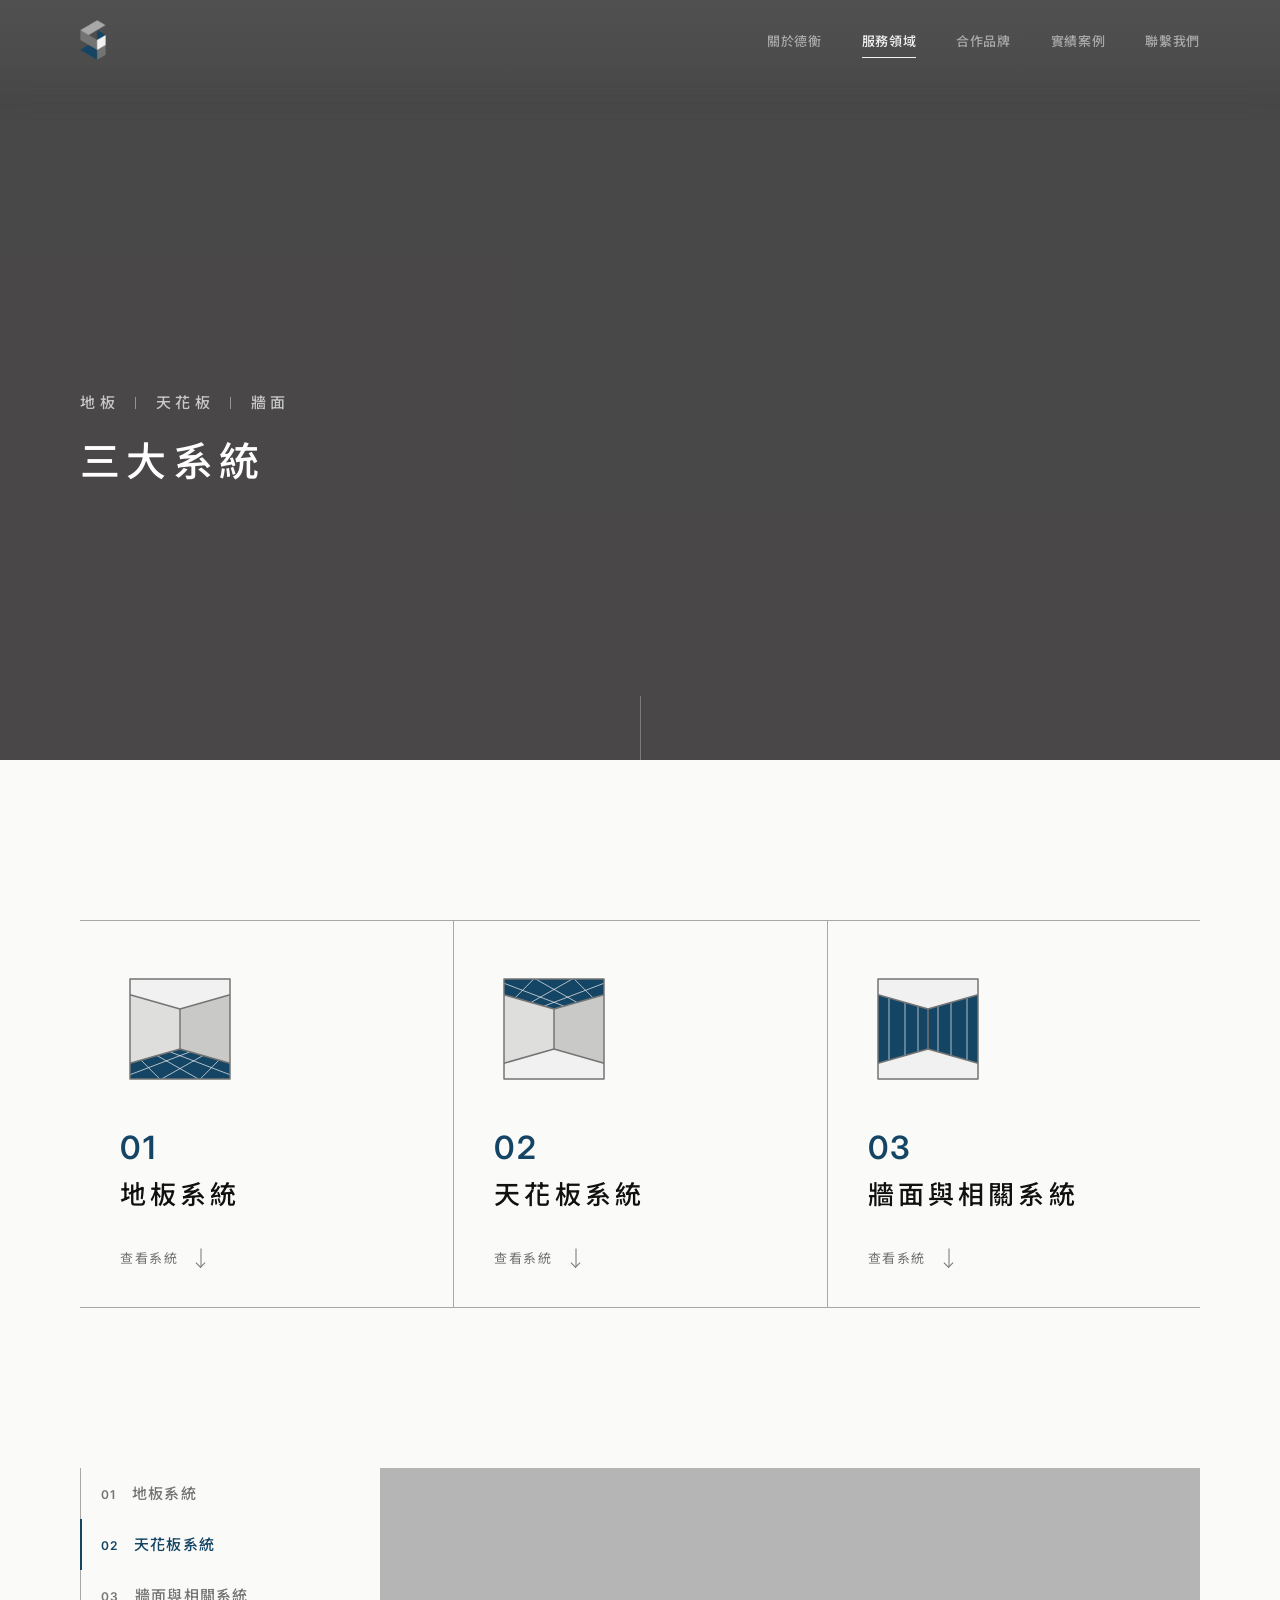
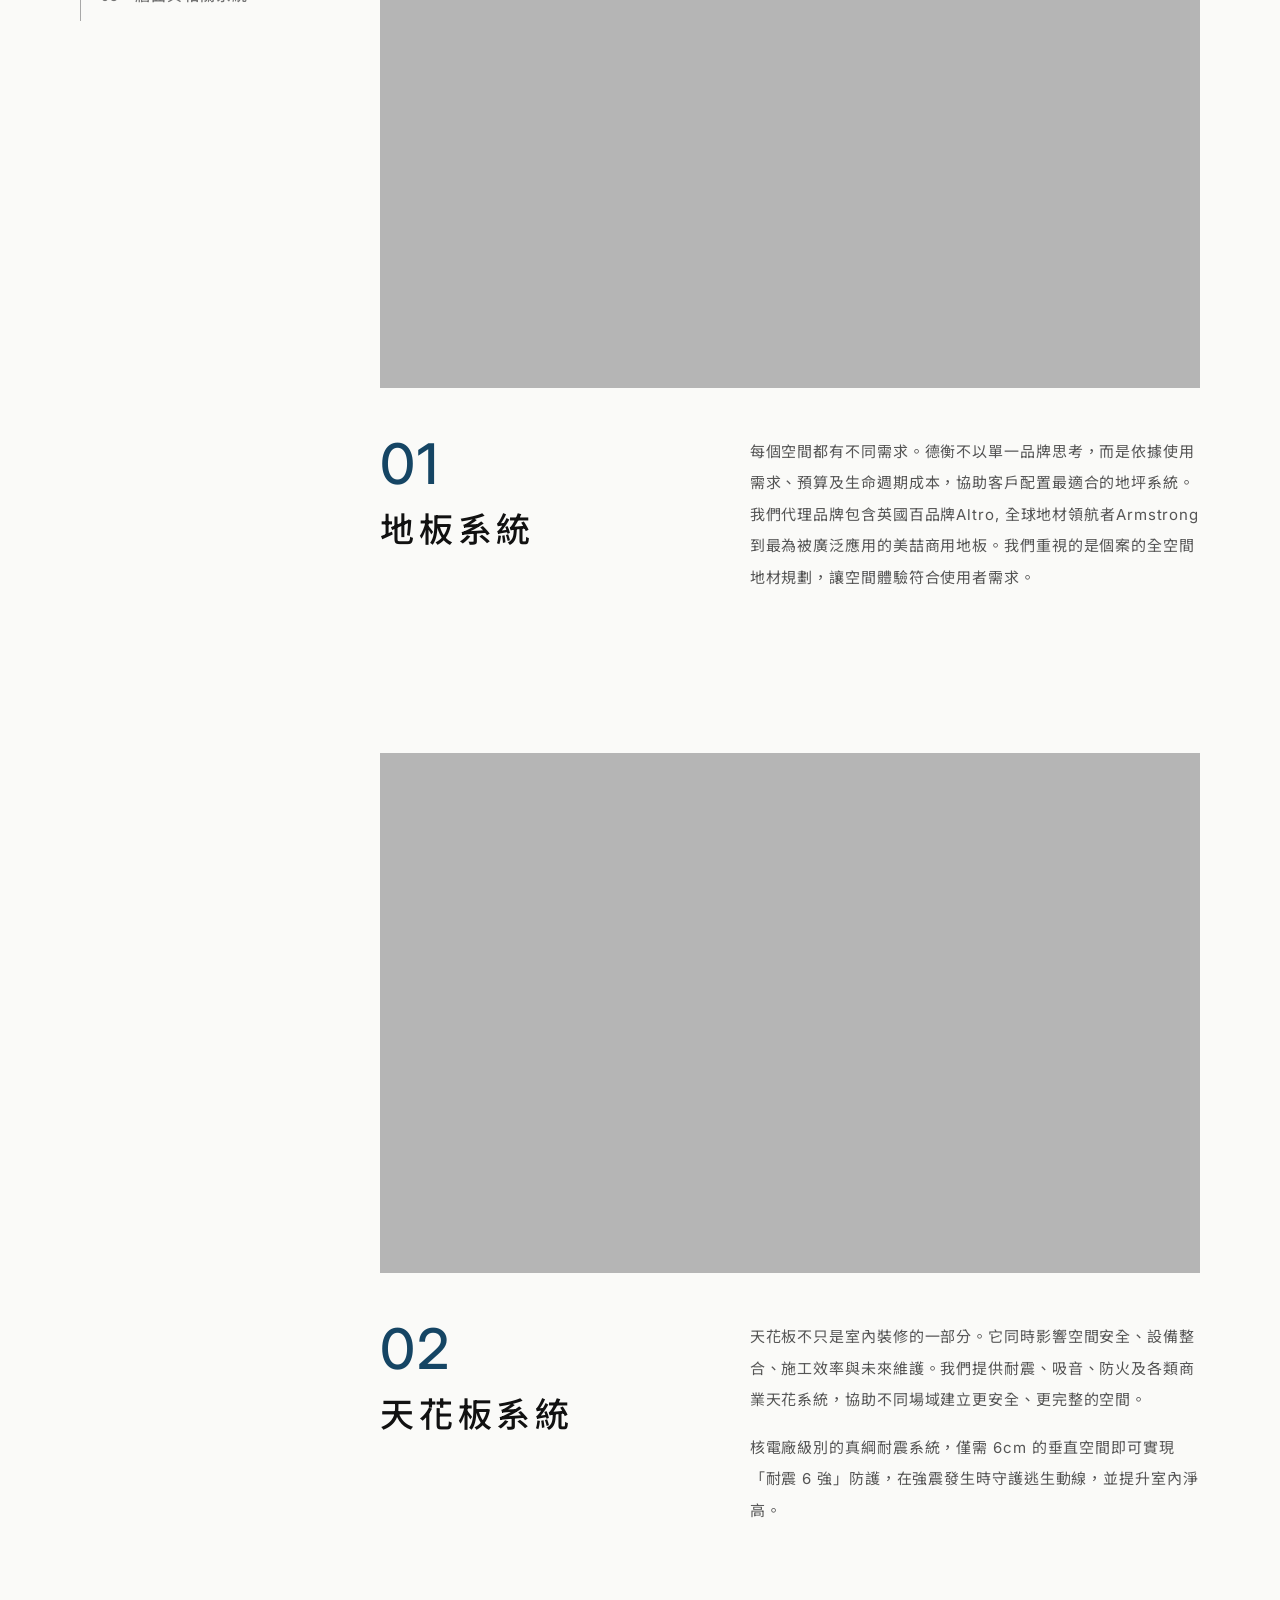
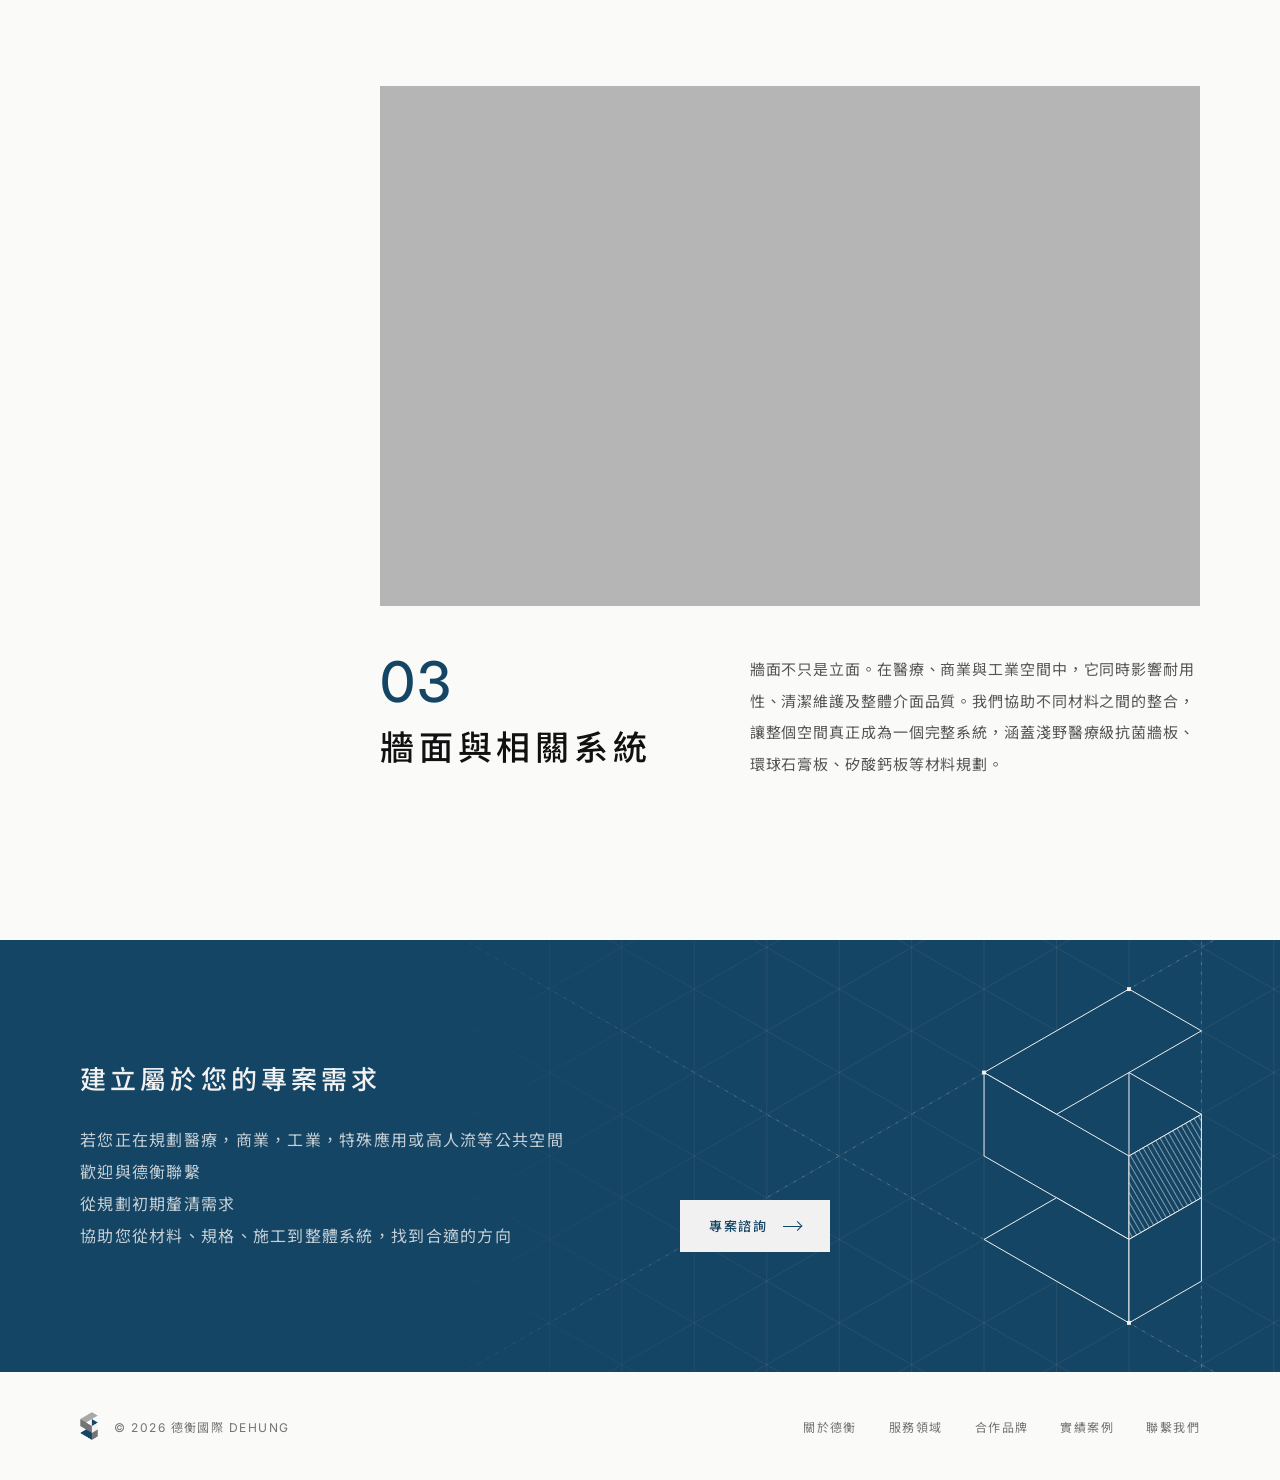
<file: solutions.html>
<!doctype html>
<html lang="zh-Hant">
<head>
  <meta charset="utf-8" />
  <meta name="viewport" content="width=device-width, initial-scale=1" />
  <!-- 預覽階段：不讓搜尋引擎收錄。正式上線時刪除這一行，並把 robots.txt 改成允許 -->
  <meta name="robots" content="noindex, nofollow" />
  <title>服務領域 | 德衡國際 DEHUNG</title>
  <link rel="preconnect" href="https://fonts.googleapis.com" />
  <link rel="preconnect" href="https://fonts.gstatic.com" crossorigin />
  <link href="https://fonts.googleapis.com/css2?family=Inter:wght@400;500;600;700&family=Noto+Sans+TC:wght@400;500;600;700&display=swap" rel="stylesheet" />
  <link rel="stylesheet" href="styles.css" />
</head>
<body>
  <header class="site-header">
    <div class="section site-header__inner">
      <a class="site-logo" href="index.html"><img src="assets/dh-icon.png" alt="德衡國際 DEHUNG 首頁" width="26" height="40" /></a>
      <button class="nav-toggle" type="button" aria-expanded="false" aria-controls="site-nav" aria-label="開啟選單"><span></span><span></span></button>
      <nav class="site-nav" id="site-nav" aria-label="主選單">
        <ul class="site-nav__list">
          <li><a href="about.html">關於德衡</a></li>
          <li><a href="solutions.html" aria-current="page">服務領域</a></li>
          <li><a href="products.html">合作品牌</a></li>
          <li><a href="projects.html">實績案例</a></li>
          <li><a href="contact.html">聯繫我們</a></li>
        </ul>
      </nav>
    </div>
  </header>

  <main>
    <!-- Hero：與首頁、關於德衡同一套 -->
    <section class="hero">
      <div class="section hero__inner hero__inner--title-only">
        <!-- 一組標題：上方小標列出三個系統，下方主標題；與其他頁標題同樣靠左、同樣高度 -->
        <h1 class="hero-title" aria-label="地板、天花板、牆面三大系統">
          <span class="hero-title__kicker"><span>地板</span><span>天花板</span><span>牆面</span></span>
          <span class="h1">三大系統</span>
        </h1>
      </div>
      <span class="hero__scroll" aria-hidden="true"></span>
    </section>

    <!-- 三大系統總覽 -->
    <section class="section block">
      <ol class="system-cards">
        <li>
          <a class="system-card" href="#floor">
            <img src="assets/icons/system-floor.svg" alt="" width="120" height="120" />
            <span class="number">01</span>
            <span class="h3">地板系統</span>
            <span class="system-card__more">查看系統<span class="arrow" aria-hidden="true"></span></span>
          </a>
        </li>
        <li>
          <a class="system-card" href="#ceiling">
            <img src="assets/icons/system-ceiling.svg" alt="" width="120" height="120" />
            <span class="number">02</span>
            <span class="h3">天花板系統</span>
            <span class="system-card__more">查看系統<span class="arrow" aria-hidden="true"></span></span>
          </a>
        </li>
        <li>
          <a class="system-card" href="#wall">
            <img src="assets/icons/system-wall.svg" alt="" width="120" height="120" />
            <span class="number">03</span>
            <span class="h3">牆面與相關系統</span>
            <span class="system-card__more">查看系統<span class="arrow" aria-hidden="true"></span></span>
          </a>
        </li>
      </ol>
    </section>

    <!-- 系統詳細：左側目錄固定，捲動時標示目前的系統 (main.js) -->
    <div class="section block systems">
      <nav class="systems__index" aria-label="三大系統">
        <a href="#floor" data-spy="floor"><span class="eyebrow">01</span>地板系統</a>
        <a href="#ceiling" data-spy="ceiling"><span class="eyebrow">02</span>天花板系統</a>
        <a href="#wall" data-spy="wall"><span class="eyebrow">03</span>牆面與相關系統</a>
      </nav>
      <div class="systems__content">
      <article class="system" id="floor">
        <!-- 換成照片：<img class="system__img" src="assets/solutions/floor.jpg" alt="地板系統" /> -->
        <div class="placeholder-img system__img" role="img" aria-label="地板系統圖片"></div>
        <div class="system__text">
          <div>
            <span class="system__num">01</span>
            <h2 class="h2">地板系統</h2>
          </div>
          <div class="system__desc">
            <p class="text-body">每個空間都有不同需求。德衡不以單一品牌思考，而是依據使用需求、預算及生命週期成本，協助客戶配置最適合的地坪系統。我們代理品牌包含英國百品牌Altro, 全球地材領航者Armstrong到最為被廣泛應用的美喆商用地板。我們重視的是個案的全空間地材規劃，讓空間體驗符合使用者需求。</p>
          </div>
        </div>
      </article>
      <article class="system" id="ceiling">
        <!-- 換成照片：<img class="system__img" src="assets/solutions/ceiling.jpg" alt="天花板系統" /> -->
        <div class="placeholder-img system__img" role="img" aria-label="天花板系統圖片"></div>
        <div class="system__text">
          <div>
            <span class="system__num">02</span>
            <h2 class="h2">天花板系統</h2>
          </div>
          <div class="system__desc">
            <p class="text-body">天花板不只是室內裝修的一部分。它同時影響空間安全、設備整合、施工效率與未來維護。我們提供耐震、吸音、防火及各類商業天花系統，協助不同場域建立更安全、更完整的空間。</p>
            <p class="text-body">核電廠級別的真綱耐震系統，僅需 6cm 的垂直空間即可實現「耐震 6 強」防護，在強震發生時守護逃生動線，並提升室內淨高。</p>
          </div>
        </div>
      </article>
      <article class="system" id="wall">
        <!-- 換成照片：<img class="system__img" src="assets/solutions/wall.jpg" alt="牆面與相關系統" /> -->
        <div class="placeholder-img system__img" role="img" aria-label="牆面與相關系統圖片"></div>
        <div class="system__text">
          <div>
            <span class="system__num">03</span>
            <h2 class="h2">牆面與相關系統</h2>
          </div>
          <div class="system__desc">
            <p class="text-body">牆面不只是立面。在醫療、商業與工業空間中，它同時影響耐用性、清潔維護及整體介面品質。我們協助不同材料之間的整合，讓整個空間真正成為一個完整系統，涵蓋淺野醫療級抗菌牆板、環球石膏板、矽酸鈣板等材料規劃。</p>
          </div>
        </div>
      </article>
      </div>
    </div>

    <!-- 聯繫 CTA -->
    <section class="cta-band block">
      <div class="section two-col cta-band__inner">
        <img class="cta-band__graphic" src="assets/contact-graphic.svg" alt="" width="1440" height="440" />
        <div>
          <h2 class="h3">建立屬於您的專案需求</h2>
          <p class="text-large">若您正在規劃醫療，商業，工業，特殊應用或高人流等公共空間<br />歡迎與德衡聯繫<br />從規劃初期釐清需求<br />協助您從材料、規格、施工到整體系統，找到合適的方向</p>
        </div>
        <div>
          <a class="btn btn--inverse" href="contact.html">專案諮詢<span class="arrow" aria-hidden="true"></span></a>
        </div>
      </div>
    </section>
  </main>

  <footer class="site-footer">
    <div class="section site-footer__inner">
      <div class="site-footer__brand">
        <img src="assets/dh-icon.png" alt="" width="18" height="28" />
        <p>© 2026 德衡國際 DEHUNG</p>
      </div>
      <nav aria-label="頁尾選單">
        <ul>
          <li><a href="about.html">關於德衡</a></li>
          <li><a href="solutions.html">服務領域</a></li>
          <li><a href="products.html">合作品牌</a></li>
          <li><a href="projects.html">實績案例</a></li>
          <li><a href="contact.html">聯繫我們</a></li>
        </ul>
      </nav>
    </div>
  </footer>
  <script src="main.js"></script>
</body>
</html>
</file>
<file: styles.css>
/* ==========================================================================
   DEHUNG website — shared styles
   ========================================================================== */

/* ---------- Tokens ---------- */
:root {
  /* Logo palette — exact values sampled from assets/dh-icon.png. The only brand colours. */
  --logo-navy: #154564;
  --logo-gray: #747474;
  --logo-gray-light: #A8A8A8;
  --logo-white: #F1F1F2;

  /* Neutrals for page and text */
  --color-bg: #fafaf8;
  --color-ink: #111;
  --color-text: #333;
  --color-text-soft: #555;
  --color-white: #fff;
  --color-border: #e8e8e6;
  --color-placeholder: #b5b5b5;
  --color-hero: #706d6d;
  --color-hero-overlay: rgba(26, 26, 26, 0.45);

  --font: "Inter", "Noto Sans TC", "PingFang TC", sans-serif;
  --ease: cubic-bezier(0.65, 0, 0.35, 1);

  /* Layout */
  --page-max: 1600px;      /* content box incl. gutters: 1440px of content on wide screens */
  --gutter: 80px;          /* fixed side margin on every page */
  --media-gap: 80px;       /* gap between an image and its text */
  --space-section: 160px;  /* vertical gap between sections */
  --header-h: 80px;
}

/* ---------- Base ---------- */
* { box-sizing: border-box; }
html, body { margin: 0; }
html { scroll-padding-top: var(--header-h); }
body {
  background: var(--color-bg);
  color: var(--color-ink);
  font-family: var(--font);
  -webkit-font-smoothing: antialiased;
}
h1, h2, h3, p, ul, figure { margin: 0; padding: 0; }
ul { list-style: none; }
img { display: block; }

/* ---------- Type ---------- */
.h1 { font-size: 40px; font-weight: 500; line-height: 1.5;  letter-spacing: 0.16em; }
.h2 { font-size: 34px; font-weight: 500; line-height: 1.5;  letter-spacing: 0.14em; }
.h3 { font-size: 26px; font-weight: 500; line-height: 1.55; letter-spacing: 0.16em; color: var(--color-ink); }
.h4 { font-size: 17px; font-weight: 500; line-height: 1.6;  letter-spacing: 0.12em; color: var(--color-ink); }
.text-large { font-size: 16px; font-weight: 400; line-height: 2;   letter-spacing: 0.08em; color: var(--color-text); }
.text-body  { font-size: 15px; font-weight: 400; line-height: 2.1; letter-spacing: 0.06em; color: var(--color-text-soft); }
.eyebrow { font-size: 12px; font-weight: 600; line-height: 20px; letter-spacing: 0.32em; color: var(--color-text-soft); }
.eyebrow--accent { color: var(--logo-navy); }
.number { font-size: 32px; font-weight: 600; line-height: 1.2; letter-spacing: 0.08em; color: var(--logo-navy); }

/* number with the short navy rule underneath (01, 02 …) */
.project-num { display: inline-flex; flex-direction: column; align-items: flex-start; gap: 6px; }
.project-num img { width: 47px; height: 4px; margin-left: 2px; }

/* ---------- Layout ---------- */
.section {
  max-width: var(--page-max);
  margin: 0 auto;
  padding: 0 var(--gutter);
}
.block { margin-top: var(--space-section); }
.two-col {
  display: grid;
  grid-template-columns: 1fr 1fr;
  column-gap: var(--media-gap);
}
.card { border: 1px solid var(--color-border); }
.placeholder-img { background: var(--color-placeholder); }

/* page title row used at the top of inner pages: title left, intro right */
.page-intro {
  align-items: end;
  padding-top: calc(var(--header-h) + 120px);
}
.page-intro .text-large { color: var(--color-text); }

/* ---------- Header + navigation ---------- */
/* the bar overlays the top of the page (negative margin), so its fade always sits on one background */
.site-header {
  position: sticky;
  top: 0;
  z-index: 50;
  margin-bottom: calc(-1 * var(--header-h));
}
/* logo dark gray (#747474) at 20%, fading to nothing; runs a little past the bar so there is no hard edge */
.site-header::before {
  content: "";
  position: absolute;
  inset: 0 0 -40px;
  z-index: -1;
  background: linear-gradient(to bottom, rgba(116, 116, 116, 0.2), rgba(116, 116, 116, 0));
  /* light frosted blur keeps the menu readable over content scrolling underneath; it fades out with the tint */
  -webkit-backdrop-filter: blur(12px);
  backdrop-filter: blur(12px);
  -webkit-mask-image: linear-gradient(to bottom, #000 55%, transparent);
  mask-image: linear-gradient(to bottom, #000 55%, transparent);
  pointer-events: none;
}
.site-header__inner {
  display: flex;
  align-items: center;
  justify-content: space-between;
  height: var(--header-h);
}
.site-logo img { width: auto; height: 40px; }

.site-nav__list { display: flex; gap: 40px; }
.site-nav a {
  position: relative;
  display: block;
  padding: 8px 0;
  font-size: 13px;
  font-weight: 500;
  letter-spacing: 0.05em;
  color: var(--logo-gray);
  text-decoration: none;
  transition: color 0.3s;
}
.site-nav a:hover,
.site-nav a:focus-visible,
.site-nav a[aria-current="page"] { color: var(--logo-navy); }
/* current page: a thin navy rule under the label */
.site-nav a::after {
  content: "";
  position: absolute;
  left: 0;
  right: 0;
  bottom: 0;
  height: 1px;
  background: var(--logo-navy);
  transform: scaleX(0);
  transform-origin: left;
  transition: transform 0.4s var(--ease);
}
.site-nav a[aria-current="page"]::after { transform: scaleX(1); }
.site-nav a:focus-visible { outline: 2px solid var(--logo-navy); outline-offset: 4px; }
/* over dark sections (home hero, navy band) navy would vanish: light gray, hover/current off-white (set by main.js) */
@media (min-width: 901px) {
  .site-header.is-on-dark .site-nav a { color: var(--logo-gray-light); }
  .site-header.is-on-dark .site-nav a:hover,
  .site-header.is-on-dark .site-nav a:focus-visible,
  .site-header.is-on-dark .site-nav a[aria-current="page"] { color: var(--logo-white); }
  .site-header.is-on-dark .site-nav a::after { background: var(--logo-white); }
  /* over a photo hero light gray gets lost in the picture: near-white instead */
  body:has(.hero--photo) .site-header.is-on-dark .site-nav a:not(:hover, :focus-visible, [aria-current="page"]) { color: rgba(241, 241, 242, 0.8); }
}
.site-header.is-on-dark .nav-toggle span { background: var(--logo-white); }
.site-header.is-on-dark:has(.nav-toggle[aria-expanded="true"]) .nav-toggle span { background: var(--logo-gray); }

.nav-toggle {
  display: none;
  position: relative;
  width: 40px;
  height: 40px;
  padding: 0;
  border: 0;
  background: none;
  cursor: pointer;
}
.nav-toggle span {
  position: absolute;
  left: 10px;
  width: 20px;
  height: 1px;
  background: var(--logo-gray);
  transition: transform 0.3s var(--ease), top 0.3s var(--ease);
}
.nav-toggle span:first-child { top: 16px; }
.nav-toggle span:last-child { top: 23px; }
.nav-toggle[aria-expanded="true"] span:first-child { top: 20px; transform: rotate(30deg); }
.nav-toggle[aria-expanded="true"] span:last-child { top: 20px; transform: rotate(-30deg); }

/* ---------- Buttons — square, line-drawn arrow; hover wipes a fill in at the logo's 30° angle ---------- */
.btn {
  --wipe: var(--color-ink);
  --wipe-text: var(--color-white);
  position: relative;
  isolation: isolate;
  overflow: hidden;
  display: inline-flex;
  align-items: center;
  gap: 16px;
  height: 52px;
  padding: 0 28px;
  border: 1px solid currentColor;
  background: none;
  font: inherit;
  font-size: 13px;
  font-weight: 500;
  line-height: 20px;
  letter-spacing: 0.12em;
  text-decoration: none;
  white-space: nowrap;
  cursor: pointer;
  transition: color 0.3s 0.1s, border-color 0.3s;
}
.btn::before {
  content: "";
  position: absolute;
  inset: -1px;
  z-index: -1;
  background: var(--wipe);
  clip-path: polygon(-30px 0, 0 0, -30px 100%, -30px 100%);
  transition: clip-path 0.5s var(--ease);
}
.btn:hover::before,
.btn:focus-visible::before { clip-path: polygon(-30px 0, calc(100% + 30px) 0, 100% 100%, -30px 100%); }
.btn:hover,
.btn:focus-visible { color: var(--wipe-text); border-color: var(--wipe); }
.btn:focus-visible { outline: 2px solid var(--logo-navy); outline-offset: 3px; }

/* line + chevron arrow, also used on its own in list rows */
/* text read by screen readers only */
.visually-hidden {
  position: absolute; width: 1px; height: 1px; margin: -1px; padding: 0;
  overflow: hidden; clip: rect(0 0 0 0); white-space: nowrap; border: 0;
}

.arrow {
  position: relative;
  flex: none;
  width: 18px;
  height: 1px;
  background: currentColor;
  transition: width 0.4s var(--ease);
}
.arrow::after {
  content: "";
  position: absolute;
  right: 0;
  top: 50%;
  width: 6px;
  height: 6px;
  border-top: 1px solid currentColor;
  border-right: 1px solid currentColor;
  transform: translateY(-50%) rotate(45deg);
}
.btn:hover .arrow,
.btn:focus-visible .arrow { width: 28px; }

/* navy, wipes to ink */
.btn--primary { background: var(--logo-navy); border-color: var(--logo-navy); color: var(--logo-white); }
/* outline on light backgrounds, wipes to navy */
.btn--secondary { --wipe: var(--logo-navy); --wipe-text: var(--logo-white); color: var(--color-ink); }
/* outline on dark backgrounds (hero), wipes to off-white */
.btn--ghost-light { --wipe: var(--logo-white); --wipe-text: var(--color-ink); color: var(--logo-white); border-color: rgba(241, 241, 242, 0.6); }
/* off-white on navy (CTA band), wipes to ink */
.btn--inverse { background: var(--logo-white); border-color: var(--logo-white); color: var(--logo-navy); }
.btn--ghost-light:focus-visible,
.btn--inverse:focus-visible { outline-color: var(--logo-white); }
.btn-group { display: flex; gap: 16px; }

/* ---------- Image + text split (場域 / 專案實踐 / 服務系統 / 案例) ---------- */
/* text column fills the image height: header at the top, details pinned to the bottom */
.split__body { display: flex; flex-direction: column; }
.split__intro { margin-top: 24px; }
.split__foot { margin-top: auto; padding-top: 48px; }
.split__img { height: 480px; }
img.split__img { width: 100%; object-fit: cover; }

/* 實績案例 slideshow: images crossfade on a timer; dots jump to a slide */
.slideshow { position: relative; overflow: hidden; }
.slideshow__slide {
  position: absolute; inset: 0; width: 100%; height: 100%; object-fit: cover;
  opacity: 0; transition: opacity 1.2s var(--ease);
}
.slideshow__slide.is-active { opacity: 1; }
.slideshow__dots { position: absolute; left: 24px; bottom: 24px; display: flex; gap: 8px; }
.slideshow__dot {
  width: 24px; height: 3px; padding: 0; border: 0; cursor: pointer;
  background: rgba(255, 255, 255, 0.5); transition: background 0.3s, width 0.3s var(--ease);
}
.slideshow__dot[aria-current="true"] { width: 40px; background: #fff; }
.slideshow__dot:focus-visible { outline: 2px solid #fff; outline-offset: 4px; }

/* full-width light-gray band that sets a section apart from its neighbours */
.band { padding: 120px 0; background: var(--logo-white); }
/* a band followed by the navy closing band: the two coloured blocks meet with no sliver of page between */
.band + .cta-band { margin-top: 0; }

.case { max-width: 513px; }
.case .eyebrow { margin-top: 24px; }
.case .h4,
.case .h3 { margin: 12px 0 10px; }
.case .btn { margin-top: 32px; }

/* ---------- 場域 tabs: each item swaps the image on the left (see main.js) ---------- */
.sectors__media {
  --media-h: 560px;
  --slant: calc(var(--media-h) * 0.577); /* tan(30°): wipe edge follows the logo's isometric angle */
  position: relative;
  height: var(--media-h);
  overflow: hidden;
  background: var(--logo-white);
}
.sector-panel {
  position: absolute;
  inset: 0;
  display: flex;
  align-items: center;
  justify-content: center;
  clip-path: polygon(calc(-1 * var(--slant)) -2px, 0 -2px, calc(-1 * var(--slant)) calc(100% + 2px), calc(-1 * var(--slant)) calc(100% + 2px));
  transition: clip-path 1.4s var(--ease);
}
.sector-panel.is-active,
.sector-panel.is-prev {
  /* overshoots the box by a few px so no edge of the image underneath shows through */
  clip-path: polygon(calc(-1 * var(--slant)) -2px, calc(100% + var(--slant) + 4px) -2px, calc(100% + 4px) calc(100% + 2px), calc(-1 * var(--slant)) calc(100% + 2px));
}
.sector-panel.is-active { z-index: 2; }
.sector-panel.is-prev { z-index: 1; transition: none; }
/* main.js snaps the incoming panel back to its hidden state before revealing it */
.sector-panel.is-resetting,
.sector-panel.is-resetting > * { transition: none !important; }
.sector-panel img { position: absolute; inset: 0; width: 100%; height: 100%; object-fit: cover; }

/* Transition options — set on the section as .sectors--fade or .sectors--reveal (default above is the 30° wipe).
   Both start fast and settle slowly, like a photo being laid down rather than an effect playing. */
.sectors--fade .sector-panel,
.sectors--reveal .sector-panel { --settle: cubic-bezier(0.2, 0.7, 0.1, 1); }

/* fade: the new image dissolves in over the old one while easing back from a slight zoom */
.sectors--fade .sector-panel {
  clip-path: none;
  opacity: 0;
  transform: scale(1.04);
  transition: opacity 1s var(--settle), transform 1.6s var(--settle);
}
.sectors--fade .sector-panel.is-active,
.sectors--fade .sector-panel.is-prev { clip-path: none; opacity: 1; transform: none; }

/* reveal: a level edge rises from the bottom while the image inside lifts slightly into place */
.sectors--reveal .sector-panel {
  clip-path: inset(100% 0 0 0);
  transition: clip-path 1.2s var(--settle);
}
.sectors--reveal .sector-panel.is-active,
.sectors--reveal .sector-panel.is-prev { clip-path: inset(0); }
.sectors--reveal .sector-panel > * {
  transform: translateY(48px) scale(1.06);
  transition: transform 1.6s var(--settle);
}
.sectors--reveal .sector-panel.is-active > *,
.sectors--reveal .sector-panel.is-prev > * { transform: none; }
.sector-panel__placeholder { font-size: 14px; letter-spacing: 0.2em; }
.sector-panel--medical    { background: var(--logo-gray-light); color: var(--logo-white); }
.sector-panel--public     { background: var(--logo-gray);       color: var(--logo-white); }
.sector-panel--industrial { background: var(--logo-navy);       color: var(--logo-white); }
.sector-panel--civil      { background: var(--logo-white);      color: var(--logo-gray); }
.sector-panel--commercial { background: var(--logo-gray-light); color: var(--logo-white); }

.sectors__tag {
  position: absolute;
  left: 0;
  bottom: 0;
  z-index: 3;
  display: flex;
  align-items: center;
  gap: 16px;
  padding: 16px 24px;
  background: var(--color-bg);
  font-size: 14px;
  line-height: 20px;
  letter-spacing: 0.1em;
  color: var(--color-ink);
}
.sectors__tag-num { font-size: 13px; font-weight: 600; letter-spacing: 0.08em; color: var(--logo-navy); }

.sectors__list { display: flex; flex-direction: column; gap: 28px; }
.sector-item { position: relative; }
/* navy connector from the image edge to the active item */
.sector-item::before {
  content: "";
  position: absolute;
  top: 13px;
  left: calc(-1 * var(--media-gap));
  width: calc(var(--media-gap) - 20px);
  height: 2px;
  background: var(--logo-navy);
  transform: scaleX(0);
  transform-origin: left;
  transition: transform 0.5s var(--ease);
}
.sector-item.is-active::before { transform: scaleX(1); }
.sector-tab {
  display: block;
  width: 100%;
  padding: 0;
  border: 0;
  background: none;
  font: inherit;
  color: inherit;
  text-align: left;
  cursor: pointer;
}
.sector-tab:focus-visible { outline: 2px solid var(--logo-navy); outline-offset: 6px; }
.sector-tab .h4,
.sector-tab .text-body { display: block; color: var(--logo-gray); }
.sector-tab .h4 { margin-bottom: 10px; transition: color 0.3s; }
.sector-item.is-active .h4 { color: var(--color-ink); }
/* description only shows for the hovered/selected item; its space stays reserved so titles never shift */
.sector-tab .text-body {
  opacity: 0;
  transform: translateY(-8px);
  transition: color 0.3s, opacity 0.4s ease, transform 0.4s ease;
}
.sector-item.is-active .text-body { opacity: 1; transform: none; color: var(--color-text-soft); transition-delay: 0.1s; }

/* ---------- Navy closing band (CTA) ---------- */
.cta-band {
  position: relative;
  overflow: hidden;
  background: var(--logo-navy);
  color: var(--logo-white);
}
.cta-band__inner { position: relative; align-items: end; padding-top: 120px; padding-bottom: 120px; }
/* the logo drawn on its own isometric grid; anchored to the content box so the mark lines up with the right margin */
.cta-band__graphic { position: absolute; top: 0; right: 0; width: auto; height: 100%; pointer-events: none; }
.cta-band__inner > :not(.cta-band__graphic) { position: relative; z-index: 1; }
.cta-band .h3 { color: var(--logo-white); }
.cta-band .text-large { margin-top: 24px; color: rgba(241, 241, 242, 0.8); }

/* ---------- Footer ---------- */
.site-footer__inner {
  display: flex;
  align-items: center;
  justify-content: space-between;
  gap: 24px;
  padding-top: 40px;
  padding-bottom: 40px;
}
.site-footer__brand { display: flex; align-items: center; gap: 16px; }
.site-footer__brand img { width: auto; height: 28px; }
.site-footer p,
.site-footer a { font-size: 12px; letter-spacing: 0.12em; color: var(--logo-gray); text-decoration: none; }
.site-footer nav ul { display: flex; gap: 32px; }
.site-footer a { transition: color 0.3s; }
.site-footer a:hover,
.site-footer a:focus-visible { color: var(--logo-navy); }

/* ==========================================================================
   Pages
   ========================================================================== */

/* ---------- 01 Home ---------- */
/* Hero stays shorter than the viewport so the page never looks finished ("false bottom"). */
.hero {
  position: relative;
  display: flex;
  min-height: clamp(560px, 88svh, 760px);
  background: var(--color-hero);
  color: var(--color-white);
  overflow: hidden;
  isolation: isolate; /* keeps .hero__bg under the overlay but above the hero's own background */
}
/* optional background photo, under the dark overlay */
.hero__bg {
  position: absolute;
  inset: 0;
  z-index: -1;
  width: 100%;
  height: 100%;
  object-fit: cover;
}
.hero::before {
  content: "";
  position: absolute;
  inset: 0;
  background: var(--color-hero-overlay);
}
/* over a photo: a translucent dark-gray gradient — deeper behind the menu and the headline,
   lighter in between so the space still reads */
.hero--photo::before {
  background: linear-gradient(to bottom,
    rgba(34, 34, 34, 0.72) 0%,
    rgba(34, 34, 34, 0.5) 30%,
    rgba(34, 34, 34, 0.58) 55%,
    rgba(34, 34, 34, 0.86) 100%);
}
.hero__inner {
  position: relative;
  display: flex;
  flex-direction: column;
  justify-content: flex-end; /* headline + CTAs sit in the lower part, always above the fold */
  width: 100%;
  padding-top: calc(var(--header-h) + 120px);
  padding-bottom: 112px;
}
.hero .text-large { color: rgba(255, 255, 255, 0.85); }
/* hero with only a title: same left edge and height as titles on the other heroes */
.hero__inner--title-only { padding-bottom: 268px; }
/* title group: a small kicker naming the parts, then the main line */
.hero-title { display: flex; flex-direction: column; gap: 20px; font-weight: inherit; }
.hero-title__kicker {
  display: flex;
  align-items: center;
  font-size: 15px;
  font-weight: 500;
  letter-spacing: 0.3em;
  color: rgba(241, 241, 242, 0.75);
}
/* words separated by thin vertical rules instead of punctuation */
.hero-title__kicker span + span::before {
  content: "";
  display: inline-block;
  width: 1px;
  height: 12px;
  margin: 0 20px 0 calc(20px - 0.3em);
  background: rgba(241, 241, 242, 0.45);
  vertical-align: -1px;
}
.hero__bottom {
  display: flex;
  justify-content: space-between;
  align-items: flex-start;
  gap: 48px;
  margin-top: 56px;
}
.hero__aside {
  display: flex;
  flex-direction: column;
  align-items: flex-end;
  gap: 12px;
  margin-top: -40px;
  text-align: right;
}
/* scroll cue: a thin line with a light segment travelling down */
.hero__scroll {
  position: absolute;
  left: 50%;
  bottom: 0;
  width: 1px;
  height: 64px;
  overflow: hidden;
  background: rgba(241, 241, 242, 0.3);
}
.hero__scroll::after {
  content: "";
  position: absolute;
  left: 0;
  top: -24px;
  width: 1px;
  height: 24px;
  background: var(--logo-white);
  animation: hero-scroll 2.4s var(--ease) infinite;
}
@keyframes hero-scroll { to { transform: translateY(88px); } }

.services { text-align: center; }
.services__list {
  display: flex;
  justify-content: center;
  gap: 49px;
  margin-top: 90px;
}
.service-card {
  display: flex;
  flex-direction: column;
  align-items: center;
  width: 205px;
  height: 166px;
  padding-top: 29px;
}
.service-card img { margin-top: 14px; }

/* ---------- 02 About ---------- */
/* hero reuses the home hero; its right column is taller, so both columns sit on the bottom line */
.hero__bottom--end { align-items: flex-end; }
.hero__bottom--end .hero__aside { margin-top: 0; gap: 24px; }
.hero .hero__statement { color: var(--logo-white); }

/* 我們服務的場域 — full-bleed strips; the hovered/clicked one opens into a large image with its text */
.fields {
  display: flex;
  height: 600px;
  margin-top: 48px;
}
.field-panel {
  --bg: var(--logo-gray-light);
  --fg: var(--color-ink);
  position: relative;
  flex: 1 1 0;
  min-width: 0;
  overflow: hidden;
  background: var(--bg);
  color: var(--fg);
  transition: flex-grow 0.8s var(--ease);
}
.field-panel + .field-panel { border-left: 1px solid rgba(250, 250, 248, 0.5); }
.field-panel.is-active { flex-grow: 5; }
.field-panel--medical    { --bg: var(--logo-gray-light); --fg: var(--color-ink); }
.field-panel--public     { --bg: var(--logo-gray);       --fg: var(--logo-white); }
.field-panel--industrial { --bg: var(--logo-navy);       --fg: var(--logo-white); }
.field-panel--civil      { --bg: var(--logo-white);      --fg: var(--color-ink); }
.field-panel--commercial { --bg: var(--logo-gray-light); --fg: var(--color-ink); }

.field-panel__media { position: absolute; inset: 0; display: flex; align-items: center; justify-content: center; }
.field-panel__media img { position: absolute; inset: 0; width: 100%; height: 100%; object-fit: cover; }
.field-panel__placeholder { font-size: 14px; letter-spacing: 0.2em; opacity: 0; transition: opacity 0.4s; }
.field-panel.is-active .field-panel__placeholder { opacity: 0.8; transition-delay: 0.4s; }
/* shade under the text of the open panel so white type reads on any photo */
.field-panel::after {
  content: "";
  position: absolute;
  inset: 0;
  z-index: 1;
  /* light shade at the top for the number, deeper at the bottom for the text and logo */
  background:
    linear-gradient(to bottom, rgba(17, 17, 17, 0.42), rgba(17, 17, 17, 0) 24%),
    linear-gradient(to top, rgba(17, 17, 17, 0.8), rgba(17, 17, 17, 0) 60%);
  opacity: 0;
  transition: opacity 0.6s;
  pointer-events: none;
}
.field-panel.is-active::after { opacity: 1; }
/* with a photo: white labels on every strip, and a veil over the closed strips so the
   vertical names read on light photos; it lifts as a strip opens */
.field-panel:has(.field-panel__media img) { --fg: var(--logo-white); }
.field-panel:has(.field-panel__media img)::before {
  content: "";
  position: absolute;
  inset: 0;
  z-index: 1;
  background: rgba(17, 17, 17, 0.52);
  transition: opacity 0.6s;
  pointer-events: none;
}
.field-panel.is-active::before { opacity: 0; }
/* Altro's own reversed logo on the open photo; 48px clear of the edges (guideline: X-height clear
   space). The caption keeps clear of it (see .field-panel__body right) so they never overlap. */
.field-panel__mark {
  position: absolute;
  right: 48px;
  bottom: 48px;
  z-index: 2;
  width: auto;
  height: 30px;
  opacity: 0;
  transition: opacity 0.3s;
  pointer-events: none;
}
.field-panel.is-active .field-panel__mark { opacity: 1; transition: opacity 0.6s 0.35s; }

.field-panel__btn {
  position: absolute;
  inset: 0;
  z-index: 3;
  display: flex;
  flex-direction: column;
  align-items: flex-start;
  gap: 24px;
  padding: 32px 28px;
  border: 0;
  background: none;
  font: inherit;
  color: inherit;
  text-align: left;
  cursor: pointer;
}
.field-panel.is-active .field-panel__btn { cursor: default; }
.field-panel__btn:focus-visible { outline: 2px solid var(--logo-navy); outline-offset: -6px; }
.field-panel__num {
  display: flex;
  flex-direction: column;
  gap: 8px;
  font-size: 13px;
  font-weight: 600;
  letter-spacing: 0.08em;
}
.field-panel__num::after { content: ""; width: 24px; height: 2px; background: currentColor; }
.field-panel.is-active .field-panel__num { color: var(--logo-white); }
/* collapsed: the name runs vertically, like a label on a drawing sheet */
.field-panel__label {
  writing-mode: vertical-rl;
  font-size: 18px;
  font-weight: 500;
  letter-spacing: 0.24em;
  transition: opacity 0.3s;
}
.field-panel.is-active .field-panel__label { opacity: 0; }

.field-panel__body {
  position: absolute;
  left: 48px;
  right: 168px; /* 48px edge + ~75px logo + 45px gap */
  bottom: 48px;
  z-index: 2;
  max-width: 560px;
  opacity: 0;
  transform: translateY(16px);
  transition: opacity 0.3s, transform 0.3s;
  pointer-events: none;
}
.field-panel.is-active .field-panel__body { opacity: 1; transform: none; transition: opacity 0.6s 0.35s, transform 0.6s 0.35s var(--ease); }
.field-panel__body .h3 { color: var(--color-white); }
.field-panel__body .text-large { margin-top: 12px; color: rgba(255, 255, 255, 0.85); }

/* ---------- 03 Solutions — built around the three systems ---------- */

/* overview: three columns, each a link down to its system */
.system-cards { display: grid; grid-template-columns: repeat(3, 1fr); list-style: none; padding: 0; margin: 0; }
.system-cards li + li { border-left: 1px solid var(--logo-gray-light); }
.system-card {
  position: relative;
  display: flex;
  flex-direction: column;
  align-items: flex-start;
  height: 100%;
  padding: 48px 40px 40px;
  border-top: 1px solid var(--logo-gray-light);
  border-bottom: 1px solid var(--logo-gray-light);
  color: var(--color-ink);
  text-decoration: none;
}
/* navy rule draws across the top on hover */
.system-card::before {
  content: "";
  position: absolute;
  top: -1px;
  left: 0;
  right: 0;
  height: 2px;
  background: var(--logo-navy);
  transform: scaleX(0);
  transform-origin: left;
  transition: transform 0.5s var(--ease);
}
.system-card img { margin-bottom: 40px; }
.system-card .h3 { margin-top: 8px; transition: color 0.3s; }
.system-card__more {
  display: inline-flex;
  align-items: center;
  gap: 14px;
  margin-top: 32px;
  font-size: 13px;
  letter-spacing: 0.12em;
  color: var(--logo-gray);
  transition: color 0.3s;
}
.system-card .arrow { transform: rotate(90deg); }
.system-card:hover::before,
.system-card:focus-visible::before { transform: scaleX(1); }
.system-card:hover .h3,
.system-card:focus-visible .h3,
.system-card:hover .system-card__more,
.system-card:focus-visible .system-card__more { color: var(--logo-navy); }
.system-card:focus-visible { outline: 2px solid var(--logo-navy); outline-offset: -2px; }

/* detail: sticky index on the left marks the system in view */
.systems {
  display: grid;
  grid-template-columns: 220px 1fr;
  column-gap: var(--media-gap);
  align-items: start;
}
.systems__index {
  position: sticky;
  top: calc(var(--header-h) + 48px);
  display: flex;
  flex-direction: column;
}
.systems__index a {
  display: flex;
  align-items: baseline;
  gap: 16px;
  padding: 14px 0 14px 20px;
  border-left: 1px solid var(--logo-gray-light);
  font-size: 15px;
  font-weight: 500;
  letter-spacing: 0.08em;
  color: var(--logo-gray);
  text-decoration: none;
  transition: color 0.3s, border-color 0.3s;
}
.systems__index a .eyebrow { color: inherit; letter-spacing: 0.08em; }
.systems__index a:hover,
.systems__index a[aria-current="true"] { color: var(--logo-navy); }
.systems__index a[aria-current="true"] { border-left: 2px solid var(--logo-navy); padding-left: 19px; }

.system { scroll-margin-top: calc(var(--header-h) + 48px); }
.system + .system { margin-top: var(--space-section); }
.system__img { height: 520px; width: 100%; object-fit: cover; }
.system__text {
  display: grid;
  grid-template-columns: 5fr 7fr;
  column-gap: 48px;
  margin-top: 48px;
}
.system__num {
  display: block;
  margin-bottom: 12px;
  font-size: 56px;
  font-weight: 500;
  line-height: 1;
  letter-spacing: 0.04em;
  color: var(--logo-navy);
}
.system__desc .text-body + .text-body { margin-top: 16px; }

/* ---------- 04 Products ---------- */
/* category header: title on the left, link to the matching system on the right */
.brand-head {
  display: flex;
  align-items: flex-end;
  justify-content: space-between;
  gap: 24px;
  margin-bottom: 40px;
  padding-bottom: 24px;
  border-bottom: 1px solid var(--logo-gray-light);
}
.brand-head .h3 { line-height: 1.2; }

/* small text link with the line arrow (gray, navy on hover) */
.text-link {
  display: inline-flex;
  align-items: center;
  gap: 14px;
  font-size: 13px;
  letter-spacing: 0.12em;
  color: var(--logo-gray);
  text-decoration: none;
  white-space: nowrap;
  transition: color 0.3s;
}
.text-link:hover,
.text-link:focus-visible { color: var(--logo-navy); }
.text-link:hover .arrow,
.text-link:focus-visible .arrow { width: 28px; }

.brand-grid { display: grid; grid-template-columns: repeat(3, 1fr); gap: 40px; }
.brand-card { display: flex; flex-direction: column; }
.brand-card__img { width: 100%; aspect-ratio: 16 / 10; object-fit: cover; }
.brand-card__body { padding-top: 24px; }
.brand-card .h4 { margin-bottom: 8px; }
/* product photo with the brand's white logo over a dark gradient at the bottom; hover eases the photo in */
.brand-card__media { position: relative; overflow: hidden; }
.brand-card__media .brand-card__img { display: block; transition: transform 0.8s var(--ease); }
.brand-card__media:has(.brand-card__mark)::after {
  content: ""; position: absolute; inset: 0; pointer-events: none;
  background: linear-gradient(to top, rgba(17, 17, 17, 0.6), rgba(17, 17, 17, 0) 60%);
}
/* bright photos with furniture under the logo need a deeper gradient to keep the logo legible */
.brand-card__media--bright:has(.brand-card__mark)::after {
  background: linear-gradient(to top, rgba(17, 17, 17, 0.78), rgba(17, 17, 17, 0.35) 30%, rgba(17, 17, 17, 0) 65%);
}
/* brands' own reversed logos, used unaltered as their guidelines require; bottom-right sits on the
   plain floor in both photos (Altro guideline: only uncluttered, high-contrast photo areas) */
.brand-card__mark { position: absolute; right: 24px; bottom: 24px; z-index: 1; width: auto; height: 44px; }
/* long single-line wordmarks need less height to sit at a similar visual size */
.brand-card__mark--wide { height: 18px; }
.brand-card:hover .brand-card__media .brand-card__img { transform: scale(1.04); }
/* the official-site link stretches over the whole card, so the photo is clickable too */
.brand-card { position: relative; }
.brand-card__body:has(.brand-card__link) { flex: 1; display: flex; flex-direction: column; align-items: flex-start; }
.brand-card__link { margin-top: auto; padding-top: 20px; }
.brand-card__link::before { content: ""; position: absolute; inset: 0; z-index: 2; }
.brand-card:hover .brand-card__link { color: var(--logo-navy); }
.brand-card:hover .brand-card__link .arrow { width: 28px; }

/* ---------- 05 Projects — expandable case rows; opening one reveals its image, then its text ---------- */
.case-item,
.case-next { border-top: 1px solid var(--logo-gray-light); }
.case-list > :last-child { border-bottom: 1px solid var(--logo-gray-light); }
.case-item__heading { margin: 0; font: inherit; }

.case-item__toggle,
.case-next {
  display: grid;
  grid-template-columns: 120px 1fr auto;
  align-items: center;
  width: 100%;
  padding: 40px 0;
}
.case-item__toggle {
  border: 0;
  background: none;
  font: inherit;
  color: inherit;
  text-align: left;
  cursor: pointer;
}
.case-item__toggle:focus-visible { outline: 2px solid var(--logo-navy); outline-offset: 4px; }
.case-item__title { display: flex; flex-direction: column; gap: 6px; }
.case-item__title .h3 { transition: color 0.3s; }

/* plus made of two hairlines; the vertical one turns flat to make a minus when open */
.case-item__icon { position: relative; width: 24px; height: 24px; color: var(--logo-gray); transition: color 0.3s; }
.case-item__icon::before,
.case-item__icon::after { content: ""; position: absolute; background: currentColor; }
.case-item__icon::before { left: 0; right: 0; top: 50%; height: 1px; }
.case-item__icon::after { top: 0; bottom: 0; left: 50%; width: 1px; transition: transform 0.5s var(--ease); }
.case-item__toggle:hover .h3,
.case-item__toggle:hover .case-item__icon,
.case-item.is-open .case-item__icon { color: var(--logo-navy); }
.case-item.is-open .case-item__icon::after { transform: rotate(90deg); }

/* 1. the row opens */
.case-item__panel {
  display: grid;
  grid-template-rows: 0fr;
  transition: grid-template-rows 0.8s var(--ease);
}
.case-item.is-open .case-item__panel { grid-template-rows: 1fr; }
.case-item__inner { min-height: 0; overflow: hidden; }
.case-item.is-open .case-item__inner { padding-bottom: 64px; }

/* 2. the image wipes in along the logo's 30° edge */
.case-item__img {
  --slant: 30vw;
  width: 100%;
  aspect-ratio: 16 / 9;
  object-fit: cover;
  clip-path: polygon(calc(-1 * var(--slant)) 0, 0 0, calc(-1 * var(--slant)) 100%, calc(-1 * var(--slant)) 100%);
  transition: clip-path 0.4s var(--ease);
}
.case-item.is-open .case-item__img {
  clip-path: polygon(calc(-1 * var(--slant)) 0, calc(100% + var(--slant)) 0, 100% 100%, calc(-1 * var(--slant)) 100%);
  transition: clip-path 1.1s 0.25s var(--ease);
}

/* 3. then the text rises in */
.case-item__body {
  margin-top: 56px;
  opacity: 0;
  transform: translateY(16px);
  transition: opacity 0.3s, transform 0.3s;
}
.case-item.is-open .case-item__body { opacity: 1; transform: none; transition: opacity 0.7s 0.8s, transform 0.7s 0.8s var(--ease); }
.case-item__lead { color: var(--color-ink); }
.case-item__meta { margin: 0 0 32px; }
.case-item__meta div {
  display: grid;
  grid-template-columns: 120px 1fr;
  padding: 14px 0;
  border-top: 1px solid var(--logo-gray-light);
}
.case-item__meta div:last-child { border-bottom: 1px solid var(--logo-gray-light); }
.case-item__meta dt { font-size: 13px; letter-spacing: 0.12em; color: var(--logo-gray); }
.case-item__meta dd { margin: 0; font-size: 15px; letter-spacing: 0.08em; color: var(--color-ink); }

/* reserved slot for the next case, same rhythm as a row */
.case-next__num { font-size: 32px; font-weight: 600; letter-spacing: 0.08em; color: var(--logo-gray-light); }
.case-next p { font-size: 15px; letter-spacing: 0.16em; color: var(--logo-gray); }

/* ---------- 06 Contact — split screen: navy intro panel left, form right, both above the fold ---------- */
.contact {
  /* side padding that still lines up with the page content box on very wide screens */
  --edge: max(var(--gutter), calc((100vw - var(--page-max)) / 2 + var(--gutter)));
  display: grid;
  grid-template-columns: 5fr 7fr;
  min-height: 100svh;
}
/* the blur under the header would smear the navy panel into the light half — keep the tint, drop the blur here */
body:has(.contact) .site-header::before { -webkit-backdrop-filter: none; backdrop-filter: none; }
.contact__panel {
  position: relative;
  overflow: hidden;
  background: var(--logo-navy);
  color: var(--logo-white);
}
.contact__intro {
  position: relative;
  z-index: 1;
  padding: calc(var(--header-h) + 120px) var(--media-gap) 120px var(--edge);
}
.contact__intro .h1 { color: var(--color-white); }
.contact__intro .text-large { margin-top: 32px; color: rgba(241, 241, 242, 0.8); }
/* the logo drawing, anchored bottom-right so the mark sits in the panel corner */
.contact__graphic { position: absolute; right: 0; bottom: 0; width: auto; height: 440px; max-width: none; pointer-events: none; }

.contact__form-wrap { padding: calc(var(--header-h) + 120px) var(--edge) 120px var(--media-gap); }
.contact-form { display: grid; grid-template-columns: 1fr 1fr; gap: 40px 48px; max-width: 720px; }
.contact-form__note { grid-column: 1 / -1; font-size: 13px; letter-spacing: 0.12em; color: var(--logo-gray); }
.contact-form__note span,
.field label span { color: var(--logo-navy); }

.field { display: flex; flex-direction: column; gap: 10px; }
.field--full { grid-column: 1 / -1; }
.field label { font-size: 13px; line-height: 20px; letter-spacing: 0.12em; color: var(--logo-gray); transition: color 0.3s; }
.field input,
.field textarea {
  width: 100%;
  padding: 10px 0 12px;
  border: 0;
  border-bottom: 1px solid var(--logo-gray-light);
  border-radius: 0;
  background: transparent;
  font: inherit;
  font-size: 15px;
  letter-spacing: 0.06em;
  color: var(--color-ink);
  transition: border-color 0.3s, box-shadow 0.3s;
}
.field textarea { min-height: 160px; resize: vertical; line-height: 2; }
/* focus: navy underline, label follows */
.field input:focus,
.field textarea:focus { outline: none; border-bottom-color: var(--logo-navy); box-shadow: 0 1px 0 var(--logo-navy); }
.field:focus-within label { color: var(--logo-navy); }
/* error: heavier ink underline + message under the field */
.field [aria-invalid="true"] { border-bottom-color: var(--color-ink); box-shadow: 0 1px 0 var(--color-ink); }
.field__error { min-height: 20px; margin: 0; font-size: 13px; line-height: 20px; letter-spacing: 0.08em; color: var(--color-ink); }

.contact-form__actions { grid-column: 1 / -1; display: flex; align-items: center; gap: 24px; flex-wrap: wrap; margin-top: 8px; }
.contact-form__status { font-size: 14px; letter-spacing: 0.08em; color: var(--color-text-soft); }

/* ==========================================================================
   Responsive
   ========================================================================== */
@media (max-width: 1100px) {
  :root { --gutter: 40px; --space-section: 120px; }
  .two-col { grid-template-columns: 1fr; row-gap: 40px; }
  .sector-item::before { display: none; }
  .sectors__media { --media-h: 400px; }
  /* single column: heading and intro first, then the photo, then the list. The text column is
     unwrapped so its pieces can sit either side of the photo. */
  [data-sectors] { row-gap: 0; }
  [data-sectors] .split__body { display: contents; }
  [data-sectors] .h3 { order: 1; }
  [data-sectors] .split__intro { order: 2; }
  [data-sectors] .sectors__media { order: 3; margin-top: 40px; }
  /* the four fields become a row of cards right under the photo: swipe sideways and the photo
     follows (main.js), so it never leaves the screen. The row runs to the screen edges and the
     next card peeks in to show there is more. */
  [data-sectors] .sectors__list {
    order: 4;
    flex-direction: row;
    gap: 12px;
    margin: 0 calc(-1 * var(--gutter));
    padding: 16px var(--gutter) 4px;
    overflow-x: auto;
    scroll-snap-type: x mandatory;
    scroll-padding: 0 var(--gutter);
    overscroll-behavior-x: contain;
    scrollbar-width: none;
  }
  [data-sectors] .sectors__list::-webkit-scrollbar { display: none; }
  .sector-item {
    flex: 0 0 82%;
    scroll-snap-align: start;
    border: 1px solid var(--color-border);
    transition: border-color 0.3s;
  }
  .sector-item.is-active { border-color: var(--logo-navy); }
  .sector-tab { height: 100%; padding: 20px; }
  /* no hover on touch: every card shows its description */
  .sector-tab .text-body { opacity: 1; transform: none; color: var(--logo-gray); text-wrap: pretty; }
  .sector-tab .h4 { margin-bottom: 6px; }
  .services__list { flex-wrap: wrap; gap: 24px; }
  .system--reverse .split__img { order: 0; }
  .split__img { height: 400px; }
  .brand-grid { grid-template-columns: repeat(2, 1fr); }
  .fields { height: 520px; }
  .systems { grid-template-columns: 1fr; }
  .contact { grid-template-columns: 1fr; }
  .contact__graphic { display: none; }
  .contact__intro, .contact__form-wrap { padding-left: var(--gutter); padding-right: var(--gutter); }
  .systems__index { display: none; }
  .system__img { height: 400px; }
  .system-card { padding: 40px 24px 32px; }
  .field-panel__body { left: 32px; right: 144px; bottom: 32px; }
  .field-panel__mark { right: 32px; bottom: 32px; }
  .cta-band__graphic { opacity: 0.4; }
}
@media (max-width: 900px) {
  .nav-toggle { display: block; }
  /* mobile menu: a frosted sheet that fills the screen behind the logo and toggle, fades in,
     and brings the items up one after another */
  .site-nav {
    position: fixed;
    inset: 0;
    z-index: -1; /* above the header tint, below the logo and toggle */
    padding-top: var(--header-h);
    background: rgba(250, 250, 248, 0.88);
    -webkit-backdrop-filter: blur(20px) saturate(1.2);
    backdrop-filter: blur(20px) saturate(1.2);
    opacity: 0;
    visibility: hidden;
    transition: opacity 0.45s var(--ease), visibility 0s 0.45s;
  }
  .site-nav.is-open { opacity: 1; visibility: visible; transition: opacity 0.45s var(--ease); }
  .site-nav__list { flex-direction: column; gap: 0; padding: 24px var(--gutter); }
  .site-nav li {
    border-bottom: 1px solid var(--color-border);
    opacity: 0;
    transform: translateY(12px);
    transition: opacity 0.3s, transform 0.3s var(--ease);
  }
  .site-nav.is-open li { opacity: 1; transform: none; transition: opacity 0.5s, transform 0.6s var(--ease); }
  .site-nav.is-open li:nth-child(1) { transition-delay: 0.08s; }
  .site-nav.is-open li:nth-child(2) { transition-delay: 0.13s; }
  .site-nav.is-open li:nth-child(3) { transition-delay: 0.18s; }
  .site-nav.is-open li:nth-child(4) { transition-delay: 0.23s; }
  .site-nav.is-open li:nth-child(5) { transition-delay: 0.28s; }
  .site-nav a { padding: 20px 0; font-size: 18px; letter-spacing: 0.12em; color: var(--color-ink); }
  .site-nav a::after { display: none; }
  /* the page underneath stays put while the menu is open */
  body:has(.site-nav.is-open) { overflow: hidden; }
  .site-header:has(.site-nav.is-open)::before { opacity: 0; }
}
@media (max-width: 720px) {
  :root { --gutter: 20px; --space-section: 96px; --header-h: 64px; }
  .h1 { font-size: 28px; }
  .h2 { font-size: 24px; }
  .h3 { font-size: 22px; }
  .site-logo img { height: 34px; }
  /* phone heroes: content starts at the same height on every page and the hero grows with it,
     instead of a full-screen block with the text pushed to the bottom */
  .hero { min-height: 0; }
  .hero__inner,
  .hero__inner--title-only { justify-content: flex-start; padding-top: calc(var(--header-h) + 88px); padding-bottom: 120px; }
  .hero__bottom,
  .hero__bottom--end { flex-direction: column; align-items: flex-start; gap: 32px; margin-top: 40px; }
  .hero__aside { margin-top: 0; align-items: flex-start; text-align: left; }
  /* phone hero type: tighter headline, smaller lead, the aside reads as a secondary note under a
     thin rule, and the two buttons share the row */
  .hero .h1,
  .contact__intro .h1 { font-size: 30px; line-height: 1.45; letter-spacing: 0.12em; }
  .hero .text-large,
  .contact__intro .text-large { font-size: 15px; line-height: 1.9; letter-spacing: 0.06em; }
  .contact__intro .text-large { margin-top: 28px; }
  .hero__bottom { gap: 28px; margin-top: 28px; }
  .hero__aside { align-self: stretch; gap: 24px; padding-top: 24px; border-top: 1px solid rgba(241, 241, 242, 0.25); }
  .hero__aside .text-large { font-size: 14px; color: rgba(255, 255, 255, 0.7); }
  .hero__aside .hero__statement { font-size: 15px; color: var(--logo-white); }
  .hero .btn-group { gap: 12px; }
  /* phone buttons: smaller everywhere so they sit in proportion with 15px body text */
  .btn { height: 40px; gap: 12px; padding: 0 18px; font-size: 12px; }
  /* 專案實踐: heading and intro, then the photo, then the case — same order as the 場域 section */
  .band { padding: 64px 0; }
  .practice { row-gap: 0; }
  .practice .split__body { display: contents; }
  .practice .h3 { order: 1; }
  .practice .split__intro { order: 2; }
  .practice .split__img { order: 3; margin-top: 32px; }
  .practice .case { order: 4; padding-top: 32px; }
  .practice .case .btn { margin-top: 24px; }
  /* on narrow screens, wrap Chinese headings and lead text only at punctuation (，、。) so words
     are not split and no line ends with one or two orphan characters; anywhere-break is the fallback */
  .h1, .h2, .h3, .text-large { word-break: keep-all; overflow-wrap: anywhere; }
  /* 好的設計: the five cards become a compact list — small icon, name, thin rules — matching the
     場域 list below, and the heading aligns left like every other section on the phone */
  .services { text-align: left; }
  .services__list { flex-direction: column; flex-wrap: nowrap; gap: 0; margin-top: 32px; }
  .service-card {
    flex-direction: row-reverse;
    justify-content: flex-end;
    gap: 20px;
    width: auto;
    height: auto;
    padding: 16px 0;
    border: 0;
    border-top: 1px solid var(--color-border);
    background: none;
  }
  .service-card:last-child { border-bottom: 1px solid var(--color-border); }
  .service-card img { width: 40px; height: 40px; margin-top: 0; }
  .split__img { height: 280px; }
  .page-intro { padding-top: calc(var(--header-h) + 72px); }
  .brand-grid { grid-template-columns: 1fr; }
  .brand-head { flex-wrap: wrap; }
  .case-item__toggle, .case-next { grid-template-columns: 64px 1fr auto; padding: 28px 0; }
  .case-item__body { margin-top: 32px; }
  .case-item.is-open .case-item__inner { padding-bottom: 40px; }
  .contact { grid-template-columns: 1fr; min-height: 0; }
  .contact__intro { padding: calc(var(--header-h) + 88px) var(--gutter) 64px; }
  .contact__graphic { display: none; }
  .contact__form-wrap { padding: 56px var(--gutter) 96px; }
  .contact-form { grid-template-columns: 1fr; gap: 28px; }
  .system-cards { grid-template-columns: 1fr; }
  .system-cards li + li { border-left: 0; }
  .system-card { border-bottom: 0; }
  .system-cards li:last-child .system-card { border-bottom: 1px solid var(--logo-gray-light); }
  .system-card img { width: 88px; height: 88px; margin-bottom: 24px; }
  .system__img { height: 260px; }
  .system__text { grid-template-columns: 1fr; row-gap: 24px; margin-top: 32px; }
  .system__num { font-size: 48px; }
  .fields { flex-direction: column; height: auto; margin-top: 32px; }
  .field-panel { flex: none; height: 72px; transition: height 0.6s var(--ease); }
  .field-panel + .field-panel { border-left: 0; border-top: 1px solid rgba(250, 250, 248, 0.5); }
  .field-panel.is-active { height: 420px; }
  .field-panel__btn { flex-direction: row; align-items: center; padding: 0 20px; height: 72px; bottom: auto; }
  .field-panel__num { flex-direction: row; align-items: center; }
  .field-panel__label { writing-mode: horizontal-tb; font-size: 16px; letter-spacing: 0.1em; }
  .field-panel__body { left: 20px; right: 20px; bottom: 28px; }
  /* phone: the caption spans the width, so the logo moves to the empty right end of the top row */
  .field-panel__mark { top: 24px; right: 20px; bottom: auto; height: 24px; }
  .cta-band__inner { padding-top: 80px; padding-bottom: 80px; row-gap: 32px; }
  .cta-band__graphic { display: none; }
  /* footer: links in two even columns first, then the copyright under a thin rule */
  .site-footer__inner { flex-direction: column; align-items: stretch; gap: 0; padding-top: 48px; }
  .site-footer nav { order: -1; }
  .site-footer nav ul { display: grid; grid-template-columns: 1fr 1fr; gap: 0 24px; }
  .site-footer nav a { display: block; padding: 10px 0; font-size: 13px; color: var(--color-text-soft); }
  .site-footer__brand { margin-top: 32px; padding-top: 24px; border-top: 1px solid var(--color-border); gap: 12px; }
  .site-footer__brand img { height: 22px; }
  .site-footer__brand p { font-size: 11px; }
}
@media (prefers-reduced-motion: reduce) {
  *, *::before, *::after { transition: none !important; animation: none !important; }
  .sector-tab .text-body { transform: none; }
  .hero__scroll::after { top: 0; }
}
</file>
